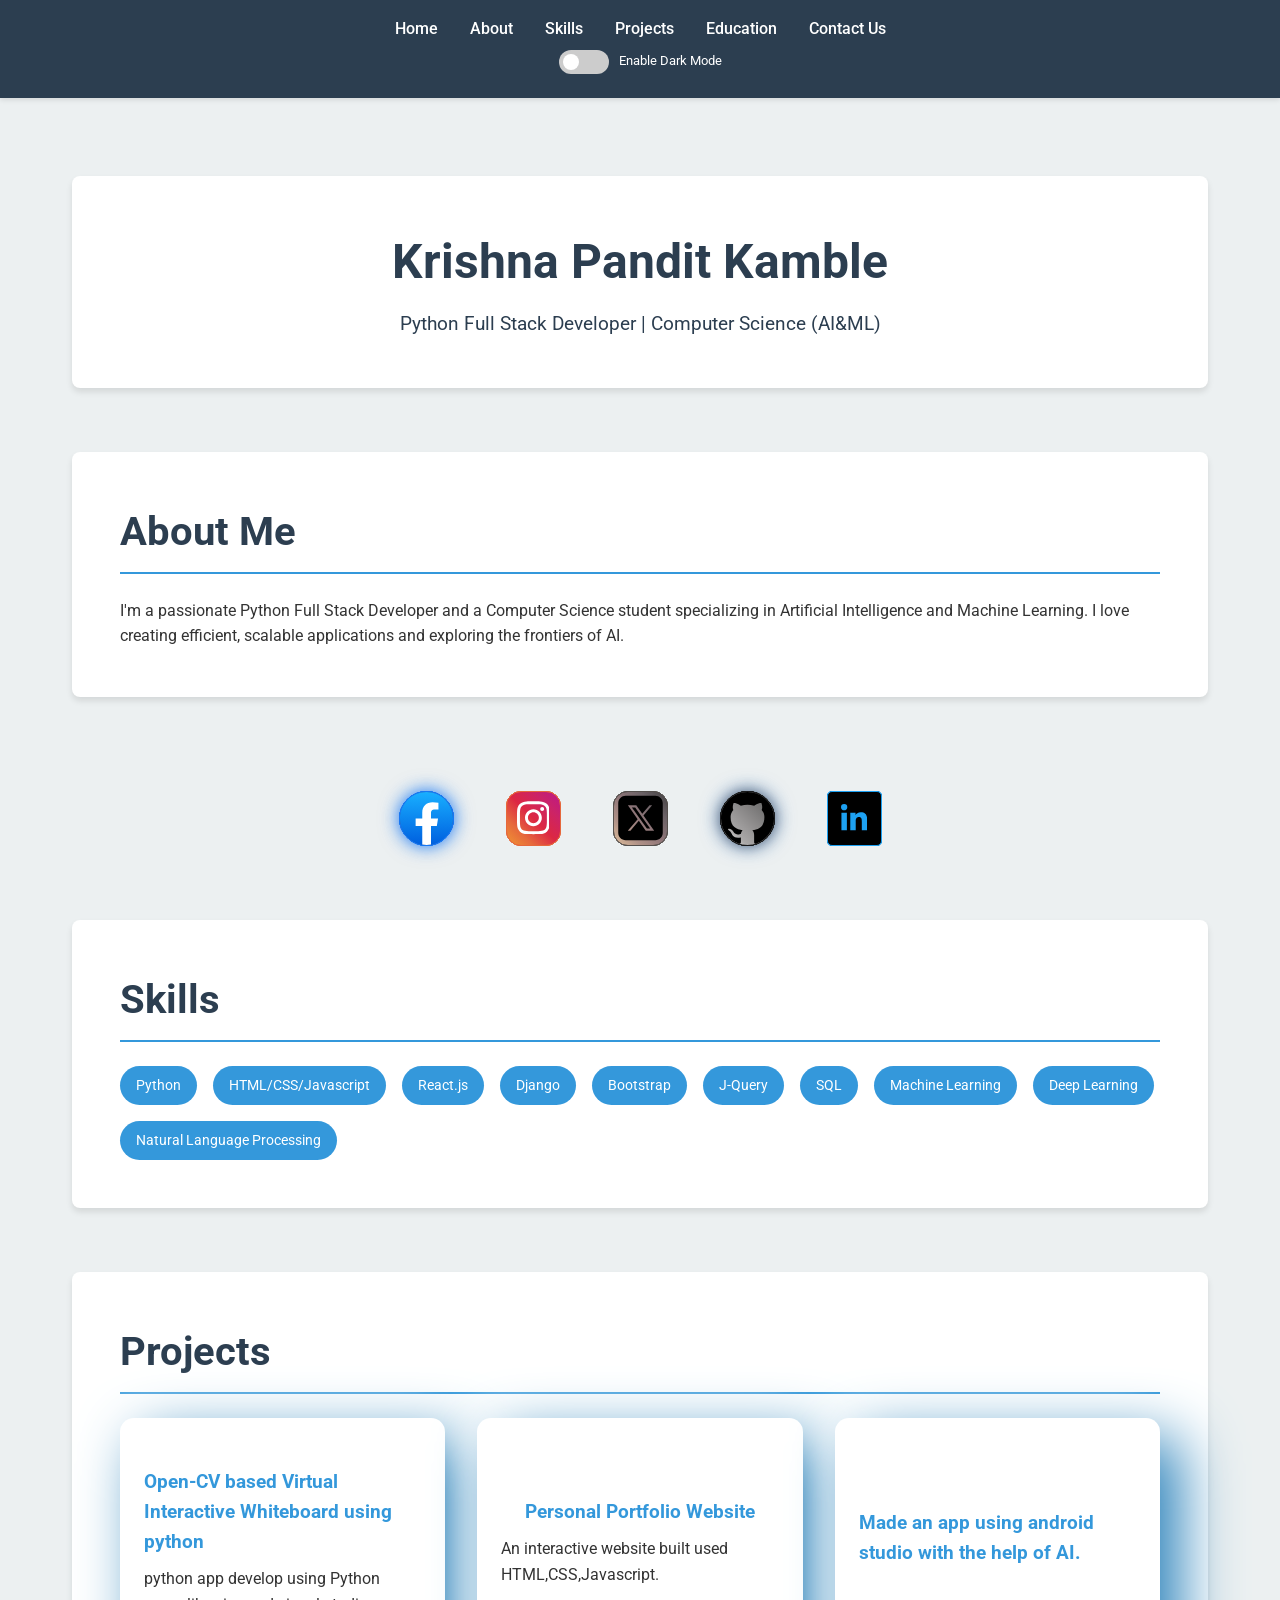
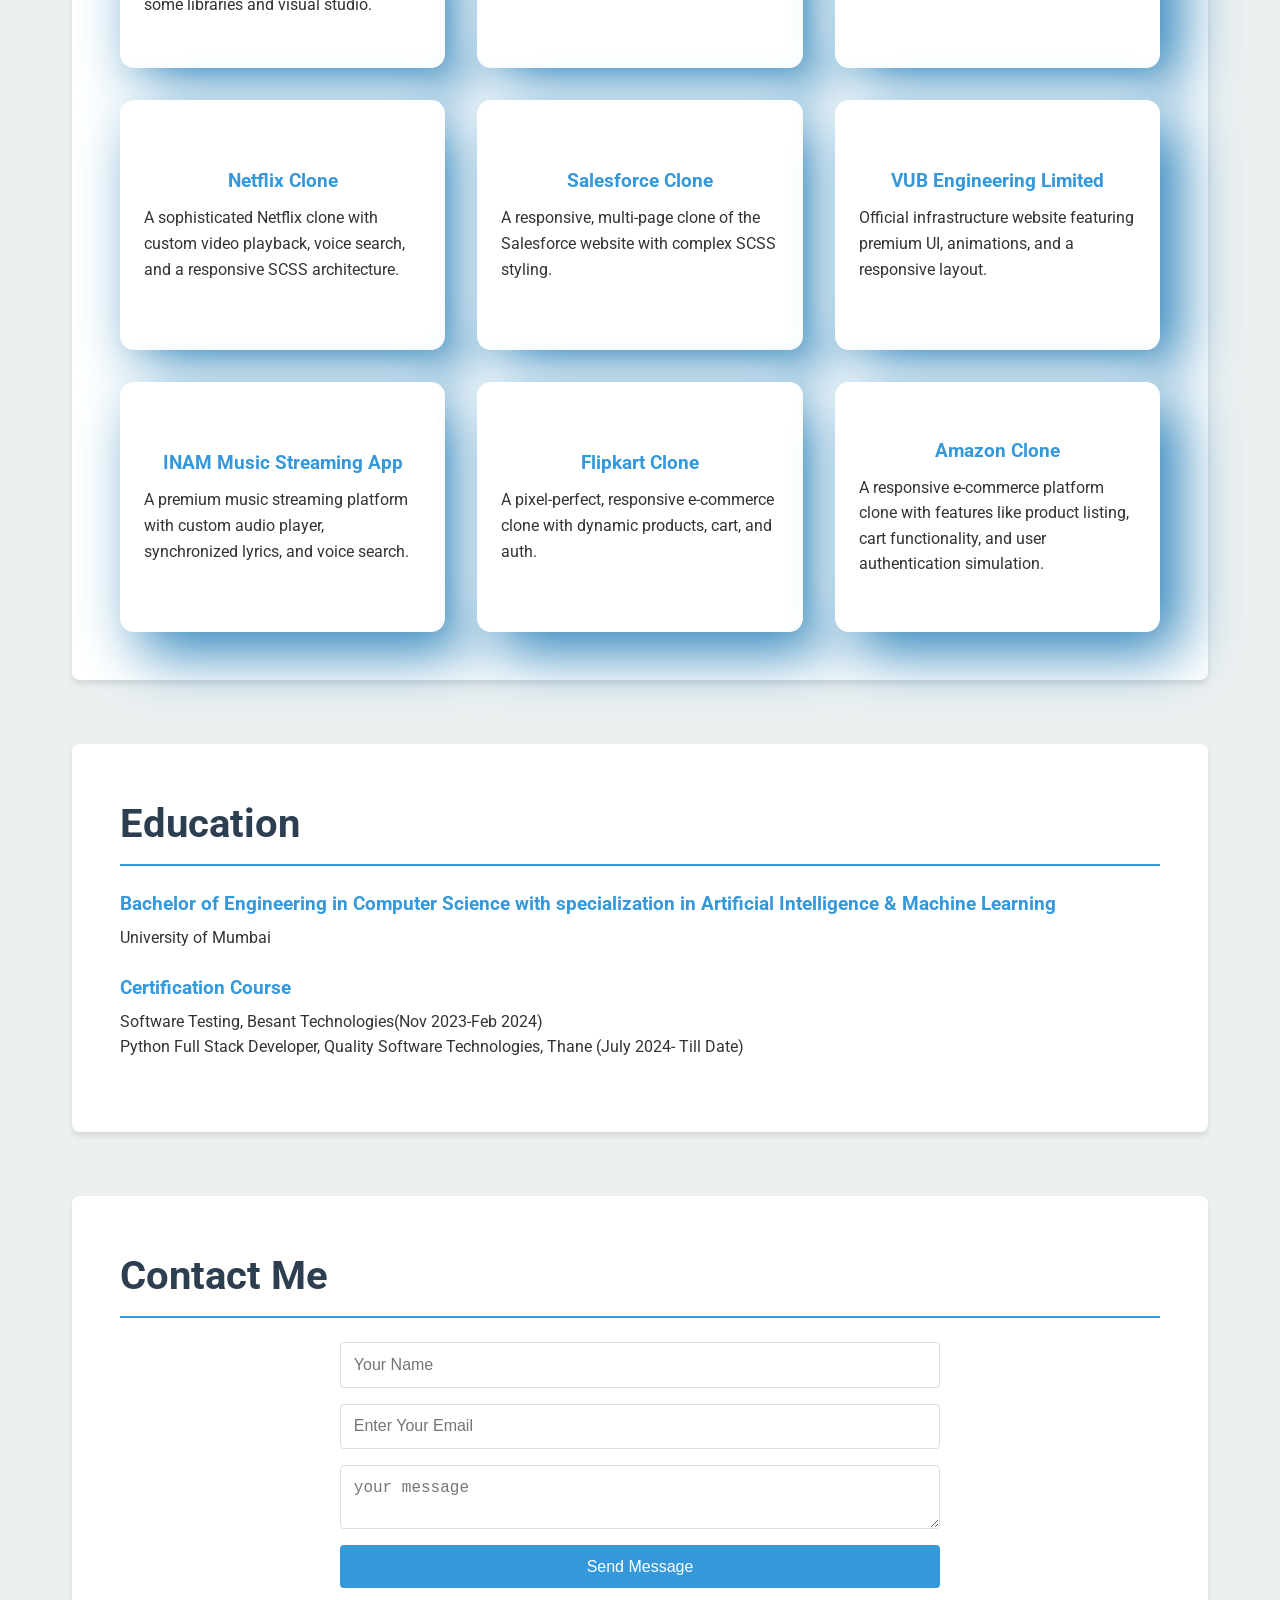
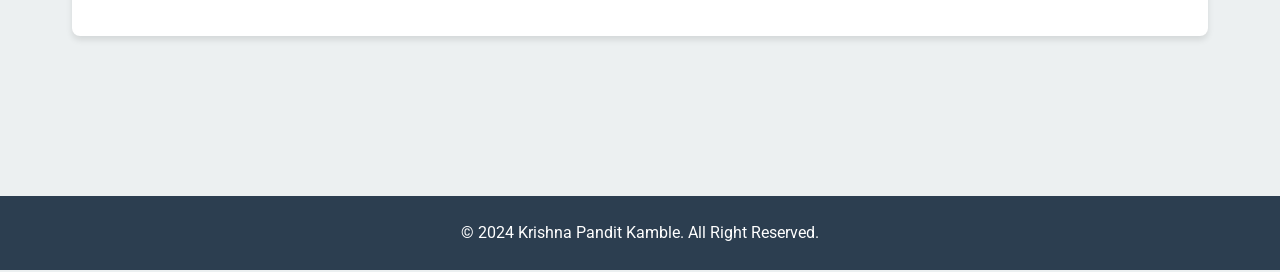
<file: index.html>
<!DOCTYPE html>
<html lang="en">

<head>
    <meta charset="UTF-8">
    <meta name="viewport" content="width=device-width, initial-scale=1.0">
    <title>Krishna Pandit Kamble - Python Full Stack Developer & AIML student</title>
    <link rel="stylesheet" href="script.css">
    <link rel="stylesheet" href="https://fonts.googleapis.com/css2?family=Roboto:wght@400;500;700&display=swap">
    <script src="style.js"></script>


</head>

<body>
    <header>
        <nav>
            <ul>
                <li><a href="#home">Home</a></li>
                <li><a href="#about">About</a></li>
                <li><a href="#skills">Skills</a></li>
                <li><a href="#projects">Projects</a></li>
                <li><a href="#education">Education</a></li>
                <li><a href="#contact">Contact Us</a></li>

            </ul>
        </nav>
        <div class="theme-switch-wrapper">
            <label class="theme-switch" for="checkbox">
                <input type="checkbox" id="checkbox" />
                <div class="slider round"></div>
            </label>
            <em>Enable Dark Mode</em>
        </div>
    </header>
    <main>
        <section id="home">
            <h1>Krishna Pandit Kamble</h1>
            <p>Python Full Stack Developer | Computer Science (AI&ML)</p>
        </section>
        <section id="about">
            <h2>About Me</h2>
            <p>I'm a passionate Python Full Stack Developer and a Computer Science student specializing in Artificial
                Intelligence and Machine Learning. I love creating efficient, scalable applications and exploring the
                frontiers of AI.</p>
        </section>
        <!-- --------------------------------------------------------------------->
        <!-- https://freecodez.com -->
        <!--Don't forget to replace your social media account link with "#"-->
        <ul class="Social-media" id="pop-up">

            <li id="Facebook"><!--FACEBOOK-->
                <div id="facebook-tooltip-container">
                    <div id="facebook-tooltip">
                        <div id="facebook-profile">
                            <div id="facebook-user">
                                <div id="facebook-img">Fb</div>
                                <div id="facebook-details">
                                    <div id="facebook-name">User</div>
                                    <div id="facebook-username">@Krishna P. Kamble</div>
                                </div>
                            </div>
                        </div>
                    </div>
                    <div class="text">
                        <a id="facebook-icon" href="https://www.facebook.com/krishna.kamble.16718?mibextid=ZbWKwL"
                            target="_blank">
                            <div id="facebook-layer">
                                <span></span>
                                <span></span>
                                <span></span>
                                <span></span>
                                <span id="facebookSVG">
                                    <svg viewBox="0 0 40 40" xml:space="preserve" xmlns="http://www.w3.org/2000/svg">
                                        <linearGradient gradientUnits="userSpaceOnUse"
                                            gradientTransform="matrix(40 0 0 -39.7778 11115.001 16212.334)"
                                            y2="407.5726" y1="406.6018" x2="-277.375" x1="-277.375" id="a">
                                            <stop stop-color="#0062e0" offset="0"></stop>
                                            <stop stop-color="#19afff" offset="1"></stop>
                                        </linearGradient>
                                        <path
                                            d="M16.7 39.8C7.2 38.1 0 29.9 0 20 0 9 9 0 20 0s20 9 20 20c0 9.9-7.2 18.1-16.7 19.8l-1.1-.9h-4.4l-1.1.9z"
                                            fill="url(#a)"></path>
                                        <path
                                            d="m27.8 25.6.9-5.6h-5.3v-3.9c0-1.6.6-2.8 3-2.8H29V8.2c-1.4-.2-3-.4-4.4-.4-4.6 0-7.8 2.8-7.8 7.8V20h-5v5.6h5v14.1c1.1.2 2.2.3 3.3.3 1.1 0 2.2-.1 3.3-.3V25.6h4.4z"
                                            fill="#fff"></path>
                                    </svg>
                                </span>
                            </div>
                            <div class="text">Facebook</div>
                        </a>
                    </div>
                </div>
            </li>

            <li id="Instagram"><!--INSTAGRAM-->
                <div id="instagram-tooltip-container">
                    <div id="instagram-tooltip">
                        <div id="instagram-profile">
                            <div id="instagram-user">
                                <div id="instagram-img">Ui</div>
                                <div id="instagram-details">
                                    <div id="instagram-name">User</div>
                                    <div id="instagram-username">@the_devil_8_9_9_1</div>
                                </div>
                            </div>
                        </div>
                    </div>
                    <div class="text">
                        <a id="instagram-icon"
                            href="https://www.instagram.com/the_devil_8_9_9_1/profilecard/?igsh=Ymg3bG5xNDlia2g1"
                            target="_blank">
                            <div id="instagram-layer">
                                <span></span>
                                <span></span>
                                <span></span>
                                <span></span>
                                <span id="instagramSVG">
                                    <svg fill="white" id="svgIcon" viewBox="0 0 448 512" height="1.5em"
                                        xmlns="http://www.w3.org/2000/svg">
                                        <path
                                            d="M224.1 141c-63.6 0-114.9 51.3-114.9 114.9s51.3 114.9 114.9 114.9S339 319.5 339 255.9 287.7 141 224.1 141zm0 189.6c-41.1 0-74.7-33.5-74.7-74.7s33.5-74.7 74.7-74.7 74.7 33.5 74.7 74.7-33.6 74.7-74.7 74.7zm146.4-194.3c0 14.9-12 26.8-26.8 26.8-14.9 0-26.8-12-26.8-26.8s12-26.8 26.8-26.8 26.8 12 26.8 26.8zm76.1 27.2c-1.7-35.9-9.9-67.7-36.2-93.9-26.2-26.2-58-34.4-93.9-36.2-37-2.1-147.9-2.1-184.9 0-35.8 1.7-67.6 9.9-93.9 36.1s-34.4 58-36.2 93.9c-2.1 37-2.1 147.9 0 184.9 1.7 35.9 9.9 67.7 36.2 93.9s58 34.4 93.9 36.2c37 2.1 147.9 2.1 184.9 0 35.9-1.7 67.7-9.9 93.9-36.2 26.2-26.2 34.4-58 36.2-93.9 2.1-37 2.1-147.8 0-184.8zM398.8 388c-7.8 19.6-22.9 34.7-42.6 42.6-29.5 11.7-99.5 9-132.1 9s-102.7 2.6-132.1-9c-19.6-7.8-34.7-22.9-42.6-42.6-11.7-29.5-9-99.5-9-132.1s-2.6-102.7 9-132.1c7.8-19.6 22.9-34.7 42.6-42.6 29.5-11.7 99.5-9 132.1-9s102.7-2.6 132.1 9c19.6 7.8 34.7 22.9 42.6 42.6 11.7 29.5 9 99.5 9 132.1s2.7 102.7-9 132.1z">
                                        </path>
                                    </svg>
                                </span>
                            </div>
                            <div class="text">Instagram</div>
                        </a>
                    </div>
                </div>
            </li>

            <li id="Twitter-X"><!-- TWITTER X -->
                <div id="twitter-x-tooltip-container">
                    <div id="twitter-x-tooltip">
                        <div id="twitter-x-profile">
                            <div id="twitter-x-user">
                                <div id="twitter-x-img">ID</div>
                                <div id="twitter-x-details">
                                    <div id="twitter-x-name">User</div>
                                    <div id="twitter-x-username">@Krishna13052116</div>
                                </div>
                            </div>
                        </div>
                    </div>
                    <div class="x-text">
                        <a id="twitter-x-icon" href="https://x.com/Krishna13052116?t=lbyj1EkXPHjKwj1PdTxAiQ&s=09"
                            target="_blank">
                            <div id="twitter-x-layer">
                                <span></span>
                                <span></span>
                                <span></span>
                                <span></span>
                                <span id="twitter-xSVG">
                                    <svg xmlns="http://www.w3.org/2000/svg" x="0px" y="0px" width="100" height="100"
                                        viewBox="0 0 50 50">
                                        <path
                                            d="M 11 4 C 7.134 4 4 7.134 4 11 L 4 39 C 4 42.866 7.134 46 11 46 L 39 46 C 42.866 46 46 42.866 46 39 L 46 11 C 46 7.134 42.866 4 39 4 L 11 4 z M 13.085938 13 L 21.023438 13 L 26.660156 21.009766 L 33.5 13 L 36 13 L 27.789062 22.613281 L 37.914062 37 L 29.978516 37 L 23.4375 27.707031 L 15.5 37 L 13 37 L 22.308594 26.103516 L 13.085938 13 z M 16.914062 15 L 31.021484 35 L 34.085938 35 L 19.978516 15 L 16.914062 15 z">
                                        </path>
                                    </svg>
                                </span>
                            </div>
                            <div class="text">Twitter X</div>
                        </a>
                    </div>
                </div>
            </li>

            <li id="GitHub"><!-- GITHUB -->
                <div id="github-tooltip-container">
                    <div id="github-tooltip">
                        <div id="github-profile">
                            <div id="github-user">
                                <div id="github-img">GH</div>
                                <div id="github-details">
                                    <div id="github-name">User</div>
                                    <div id="github-username">@username</div>
                                </div>
                            </div>

                        </div>
                    </div>
                    <div class="text">
                        <a id="github-icon" href="#" target="_blank">
                            <div id="github-layer">
                                <span></span>
                                <span></span>
                                <span></span>
                                <span></span>
                                <span id="githubSVG">
                                    <svg xmlns="http://www.w3.org/2000/svg" width="auto" height="auto"
                                        viewBox="0 0 24 24">
                                        <path
                                            d="M12 0c-6.626 0-12 5.373-12 12 0 5.302 3.438 9.8 8.207 11.387.599.111.793-.261.793-.577v-2.234c-3.338.726-4.033-1.416-4.033-1.416-.546-1.387-1.333-1.756-1.333-1.756-1.089-.745.083-.729.083-.729 1.205.084 1.839 1.237 1.839 1.237 1.07 1.834 2.807 1.304 3.492.997.107-.775.418-1.305.762-1.604-2.665-.305-5.467-1.334-5.467-5.931 0-1.311.469-2.381 1.236-3.221-.124-.303-.535-1.524.117-3.176 0 0 1.008-.322 3.301 1.23.957-.266 1.983-.399 3.003-.404 1.02.005 2.047.138 3.006.404 2.291-1.552 3.297-1.23 3.297-1.23.653 1.653.242 2.874.118 3.176.77.84 1.235 1.911 1.235 3.221 0 4.609-2.807 5.624-5.479 5.921.43.372.823 1.102.823 2.222v3.293c0 .319.192.694.801.576 4.765-1.589 8.199-6.086 8.199-11.386 0-6.627-5.373-12-12-12z" />
                                    </svg>
                                </span>
                            </div>
                            <div class="text">GitHub</div>
                        </a>
                    </div>
                </div>
            </li>

            <li id="linkedIN"><!--LINKEDIN-->
                <div id="linkedin-tooltip-container">
                    <div id="linkedin-tooltip">
                        <div id="linkedin-profile">
                            <div id="linkedin-user">
                                <div id="linkedin-img">Ui</div>
                                <div id="linkedin-details">
                                    <div id="linkedin-name">User</div>
                                    <div id="linkedin-username">@username</div>
                                </div>
                            </div>
                        </div>
                    </div>
                    <div class="text">
                        <a id="linkedin-icon" href="#" target="_blank">
                            <div id="linkedin-layer">
                                <span></span>
                                <span></span>
                                <span></span>
                                <span></span>
                                <span id="linkedinSVG">
                                    <svg viewBox="0 0 448 512" height="1em">
                                        <path
                                            d="M100.28 448H7.4V148.9h92.88zM53.79 108.1C24.09 108.1 0 83.5 0 53.8a53.79 53.79 0 0 1 107.58 0c0 29.7-24.1 54.3-53.79 54.3zM447.9 448h-92.68V302.4c0-34.7-.7-79.2-48.29-79.2-48.29 0-55.69 37.7-55.69 76.7V448h-92.78V148.9h89.08v40.8h1.3c12.4-23.5 42.69-48.3 87.88-48.3 94 0 111.28 61.9 111.28 142.3V448z">
                                        </path>
                                    </svg>
                                </span>
                            </div>
                            <div class="text">LinkedIn</div>
                        </a>
                    </div>
                </div>
            </li>
        </ul>
        <section id="skills">
            <h2>Skills</h2>
            <ul>
                <li>Python</li>
                <li>HTML/CSS/Javascript</li>
                <li>React.js</li>
                <li>Django</li>
                <li>Bootstrap</li>
                <li>J-Query</li>
                <li>SQL</li>
                <li>Machine Learning</li>
                <li>Deep Learning</li>
                <li>Natural Language Processing</li>
            </ul>
        </section>
        <section id="projects">
            <h2>Projects</h2>
            <div class="project-grid">
                <div class="project-card" data-project="project1">
                    <h3>Open-CV based Virtual Interactive Whiteboard using python</h3>
                    <p>python app develop using Python some libraries and visual studio.</p>
                </div>
                <div class="project-card" data-project="project2">
                    <h3>Personal Portfolio Website</h3>
                    <p>An interactive website built used HTML,CSS,Javascript.</p>
                </div>
                <div class="project-card" data-project="project3">
                    <h3>Made an app using android studio with the help of AI.</h3>
                </div>
                <div class="project-card" data-project="project4">
                    <h3>Netflix Clone</h3>
                    <p>A sophisticated Netflix clone with custom video playback, voice search, and a responsive SCSS
                        architecture.</p>
                </div>
                <div class="project-card" data-project="project5">
                    <h3>Salesforce Clone</h3>
                    <p>A responsive, multi-page clone of the Salesforce website with complex SCSS styling.</p>
                </div>
                <div class="project-card" data-project="project6">
                    <h3>VUB Engineering Limited</h3>
                    <p>Official infrastructure website featuring premium UI, animations, and a responsive layout.</p>
                </div>
                <div class="project-card" data-project="project7">
                    <h3>INAM Music Streaming App</h3>
                    <p>A premium music streaming platform with custom audio player, synchronized lyrics, and voice
                        search.</p>
                </div>
                <div class="project-card" data-project="project8">
                    <h3>Flipkart Clone</h3>
                    <p>A pixel-perfect, responsive e-commerce clone with dynamic products, cart, and auth.</p>
                </div>
                <div class="project-card" data-project="project9">
                    <h3>Amazon Clone</h3>
                    <p>A responsive e-commerce platform clone with features like product listing, cart functionality,
                        and user authentication simulation.</p>
                </div>
            </div>
        </section>
        <section id="education">
            <h2>Education</h2>
            <ul>
                <li>
                    <h3>Bachelor of Engineering in Computer Science with specialization in Artificial Intelligence &
                        Machine Learning</h3>
                    <p>University of Mumbai</p>
                </li>
                <li>
                    <h3>Certification Course</h3>
                    <p> Software Testing, Besant Technologies(Nov 2023-Feb 2024)</p>
                    <p>Python Full Stack Developer, Quality Software Technologies, Thane (July 2024- Till Date)</p>
                </li>
            </ul>

        </section>
        <section id="contact">
            <h2>Contact Me</h2>
            <form id="contact-form">
                <input type="text" name="name" placeholder="Your Name" required>
                <input type="text" name="email" placeholder="Enter Your Email" required>
                <textarea name="message" placeholder="your message" required></textarea>
                <button type="submit">Send Message</button>
            </form>
        </section>
    </main>
    <footer>
        <p>&copy; 2024 Krishna Pandit Kamble. All Right Reserved.</p>
    </footer>
    <div id="project-modal" class="modal">
        <div class="modal-content">
            <span class="close">&times;</span>
            <h2 id="modal-title"></h2>
            <p id="modal-description"></p>
            <ul id="modal-technologies"></ul>
        </div>
    </div>
</body>

</html>
</file>
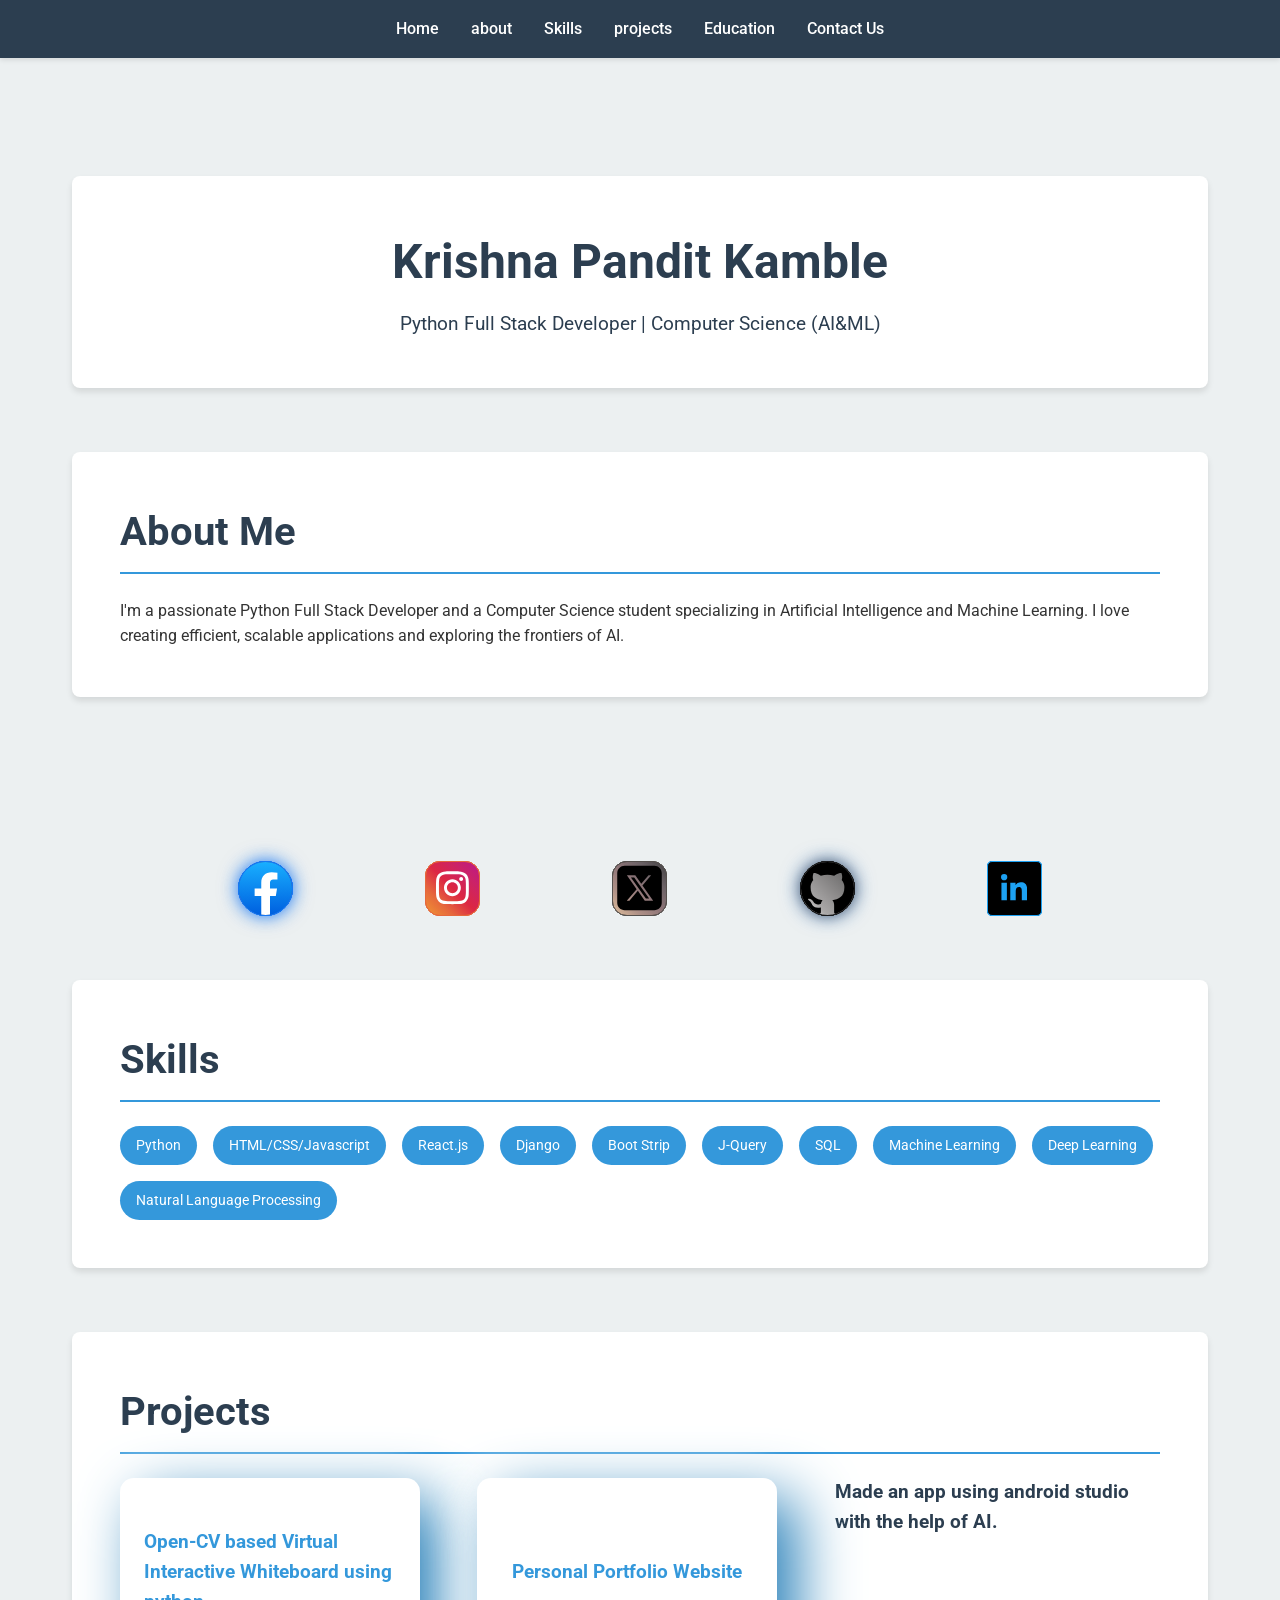
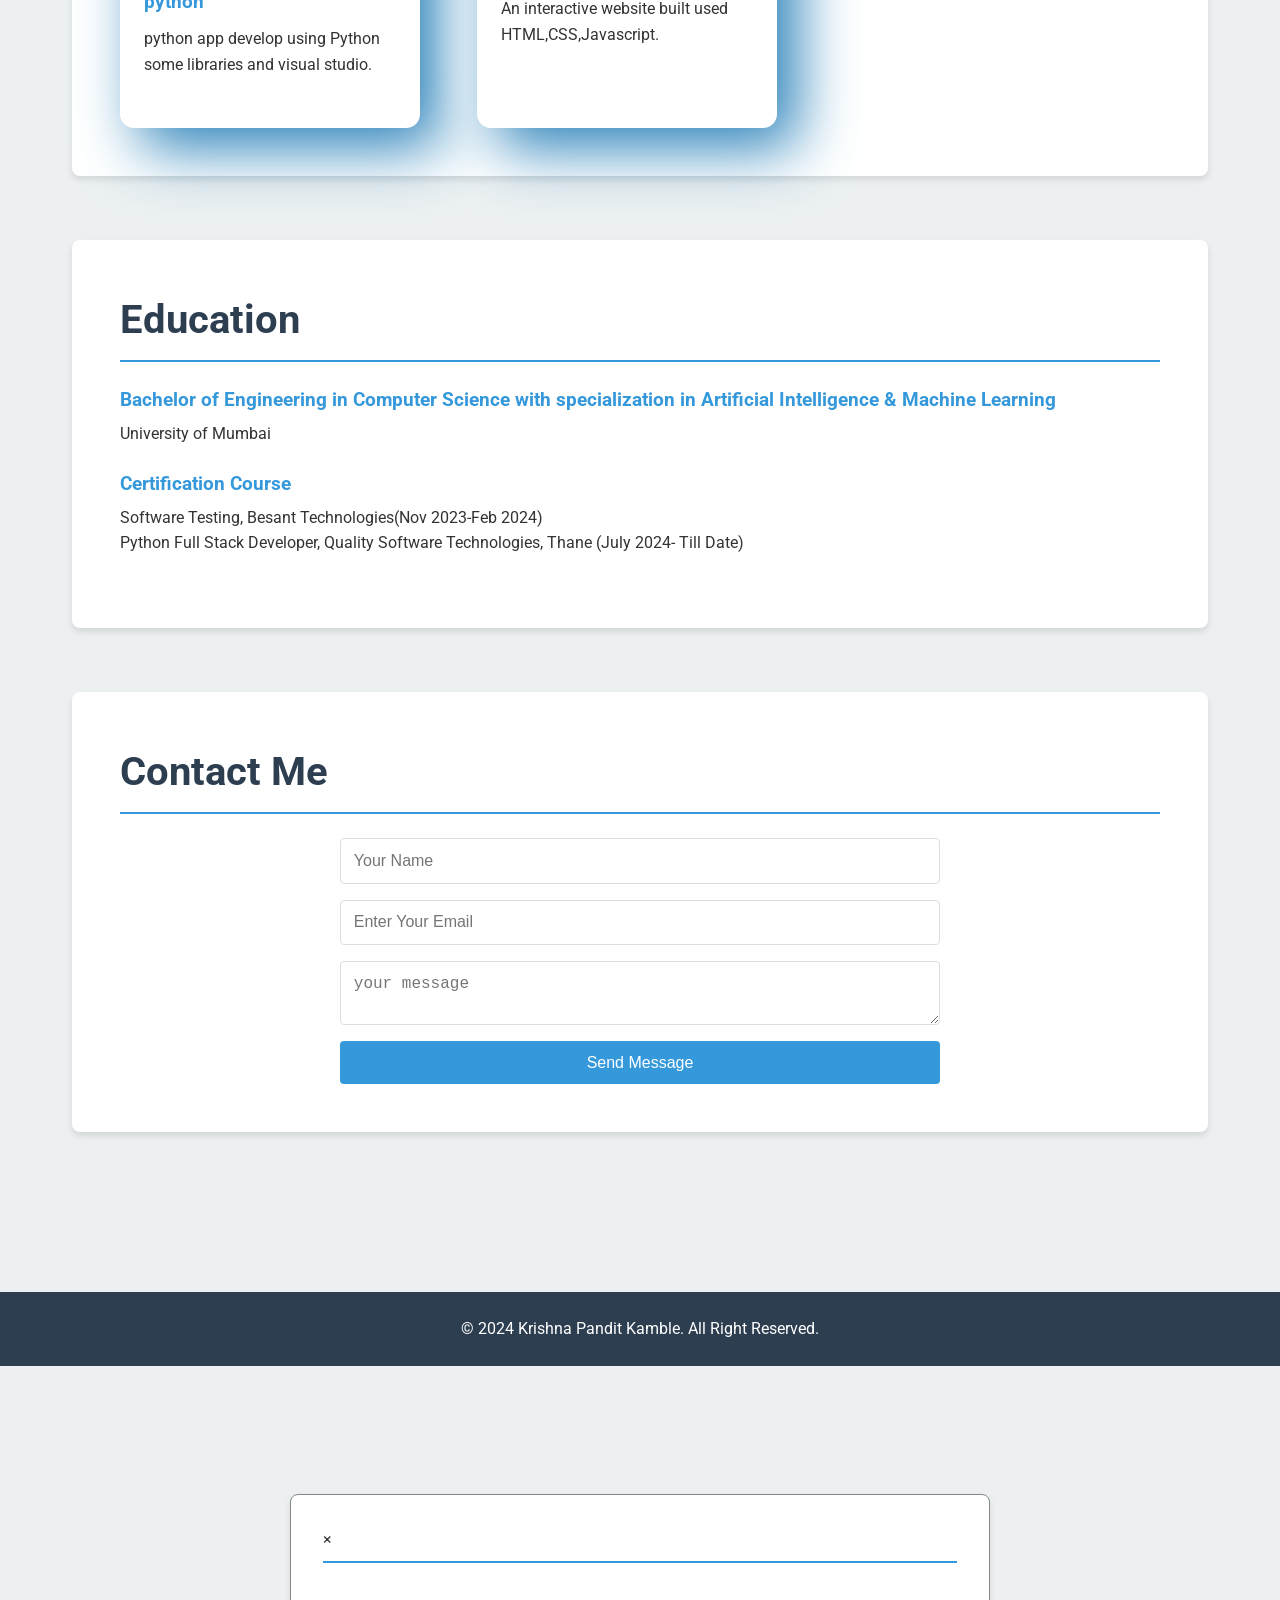
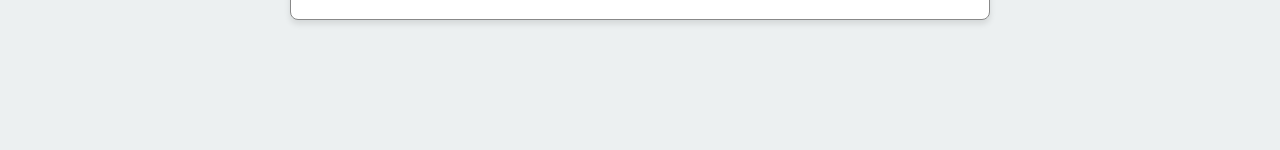
<file: portfolio/index.html>
<!DOCTYPE html>
<html lang="en">
<head>
    <meta charset="UTF-8">
    <meta name="viewport" content="width=device-width, initial-scale=1.0">
    <title>Redirecting</title>
    <title>Krishna Pandit Kamble - Python Full Stack Developer & AIML student</title>
    <link rel="stylesheet" href="script.css">
    <link rel="stylesheet" href="https://fonts.googleapis.com/css2?family=Roboto:wght@400;500;700&display=swap">
    <script src="style.js"></script>


</head>
<body>
    <header>
        <nav>
            <ul>
                <li><a href="home">Home</a></li>
                <li><a href="about">about</a></li>
                <li><a href="skills">Skills</a></li>
                <li><a href="projects">projects</a></li>
                <li><a href="education">Education</a></li>
                <li><a href="contact ">Contact Us</a></li>

            </ul>
        </nav>
    </header>
    <main>
        <section id="home">
            <h1>Krishna Pandit Kamble</h1>
            <p>Python Full Stack Developer | Computer Science (AI&ML)</p>
        </section>
        <section id="about">
            <h2>About Me</h2>
            <p>I'm a passionate Python Full Stack Developer and a Computer Science student specializing in Artificial Intelligence and Machine Learning. I love creating efficient, scalable applications and exploring the frontiers of AI.</p>
        </section>
        <!-- --------------------------------------------------------------------->
         <!-- https://freecodez.com -->
<!--Don't forget to replace your social media account link with "#"-->
<ul class="Social-media" id="pop-up">

    <li id="Facebook"><!--FACEBOOK-->
        <div id="facebook-tooltip-container">
            <div id="facebook-tooltip">
                <div id="facebook-profile">
                    <div id="facebook-user">
                        <div id="facebook-img">Fb</div>
                            <div id="facebook-details">
                                <div id="facebook-name">User</div>
                                <div id="facebook-username">@Krishna P. Kamble</div>
                            </div>
                        </div>
                </div>
            </div>
            <div class="text">
                <a id="facebook-icon" href="https://www.facebook.com/krishna.kamble.16718?mibextid=ZbWKwL" target="_blank">
                    <div id="facebook-layer">
                        <span></span>
                        <span></span>
                        <span></span>
                        <span></span>
                        <span id="facebookSVG">
                            <svg viewBox="0 0 40 40" xml:space="preserve" xmlns="http://www.w3.org/2000/svg">
                                <linearGradient gradientUnits="userSpaceOnUse" gradientTransform="matrix(40 0 0 -39.7778 11115.001 16212.334)" y2="407.5726" y1="406.6018" x2="-277.375" x1="-277.375" id="a">
                                    <stop stop-color="#0062e0" offset="0"></stop>
                                    <stop stop-color="#19afff" offset="1"></stop>
                                </linearGradient>
                                <path d="M16.7 39.8C7.2 38.1 0 29.9 0 20 0 9 9 0 20 0s20 9 20 20c0 9.9-7.2 18.1-16.7 19.8l-1.1-.9h-4.4l-1.1.9z" fill="url(#a)"></path>
                                <path d="m27.8 25.6.9-5.6h-5.3v-3.9c0-1.6.6-2.8 3-2.8H29V8.2c-1.4-.2-3-.4-4.4-.4-4.6 0-7.8 2.8-7.8 7.8V20h-5v5.6h5v14.1c1.1.2 2.2.3 3.3.3 1.1 0 2.2-.1 3.3-.3V25.6h4.4z" fill="#fff"></path>
                            </svg>
                        </span>
                    </div>
                    <div class="text">Facebook</div>
                </a>
            </div>
        </div>
    </li>

    <li id="Instagram"><!--INSTAGRAM-->
        <div id="instagram-tooltip-container">
            <div id="instagram-tooltip">
                <div id="instagram-profile">
                    <div id="instagram-user">
                        <div id="instagram-img">Ui</div>
                        <div id="instagram-details">
                            <div id="instagram-name">User</div>
                            <div id="instagram-username">@the_devil_8_9_9_1</div>
                        </div>
                    </div>
                </div>
            </div>
            <div class="text">
                <a id="instagram-icon" href="https://www.instagram.com/the_devil_8_9_9_1/profilecard/?igsh=Ymg3bG5xNDlia2g1" target="_blank">
                    <div id="instagram-layer">
                        <span></span>
                        <span></span>
                        <span></span>
                        <span></span>
                        <span id="instagramSVG">
                            <svg fill="white" id="svgIcon" viewBox="0 0 448 512" height="1.5em" xmlns="http://www.w3.org/2000/svg">
                                <path d="M224.1 141c-63.6 0-114.9 51.3-114.9 114.9s51.3 114.9 114.9 114.9S339 319.5 339 255.9 287.7 141 224.1 141zm0 189.6c-41.1 0-74.7-33.5-74.7-74.7s33.5-74.7 74.7-74.7 74.7 33.5 74.7 74.7-33.6 74.7-74.7 74.7zm146.4-194.3c0 14.9-12 26.8-26.8 26.8-14.9 0-26.8-12-26.8-26.8s12-26.8 26.8-26.8 26.8 12 26.8 26.8zm76.1 27.2c-1.7-35.9-9.9-67.7-36.2-93.9-26.2-26.2-58-34.4-93.9-36.2-37-2.1-147.9-2.1-184.9 0-35.8 1.7-67.6 9.9-93.9 36.1s-34.4 58-36.2 93.9c-2.1 37-2.1 147.9 0 184.9 1.7 35.9 9.9 67.7 36.2 93.9s58 34.4 93.9 36.2c37 2.1 147.9 2.1 184.9 0 35.9-1.7 67.7-9.9 93.9-36.2 26.2-26.2 34.4-58 36.2-93.9 2.1-37 2.1-147.8 0-184.8zM398.8 388c-7.8 19.6-22.9 34.7-42.6 42.6-29.5 11.7-99.5 9-132.1 9s-102.7 2.6-132.1-9c-19.6-7.8-34.7-22.9-42.6-42.6-11.7-29.5-9-99.5-9-132.1s-2.6-102.7 9-132.1c7.8-19.6 22.9-34.7 42.6-42.6 29.5-11.7 99.5-9 132.1-9s102.7-2.6 132.1 9c19.6 7.8 34.7 22.9 42.6 42.6 11.7 29.5 9 99.5 9 132.1s2.7 102.7-9 132.1z"></path>
                            </svg>
                        </span>
                    </div>
                    <div class="text">Instagram</div>
                </a>
            </div>
        </div>
    </li>

    <li id="Twitter-X"><!-- TWITTER X -->
        <div id="twitter-x-tooltip-container">
            <div id="twitter-x-tooltip">
                <div id="twitter-x-profile">
                    <div id="twitter-x-user">
                        <div id="twitter-x-img">ID</div>
                        <div id="twitter-x-details">
                            <div id="twitter-x-name">User</div>
                            <div id="twitter-x-username">@Krishna13052116</div>
                        </div>
                    </div>
                </div>
            </div>
            <div class="x-text">
                <a id="twitter-x-icon" href="https://x.com/Krishna13052116?t=lbyj1EkXPHjKwj1PdTxAiQ&s=09" target="_blank">
                    <div id="twitter-x-layer">
                        <span></span>
                        <span></span>
                        <span></span>
                        <span></span>
                        <span id="twitter-xSVG">
                            <svg xmlns="http://www.w3.org/2000/svg" x="0px" y="0px" width="100" height="100" viewBox="0 0 50 50">
                                <path d="M 11 4 C 7.134 4 4 7.134 4 11 L 4 39 C 4 42.866 7.134 46 11 46 L 39 46 C 42.866 46 46 42.866 46 39 L 46 11 C 46 7.134 42.866 4 39 4 L 11 4 z M 13.085938 13 L 21.023438 13 L 26.660156 21.009766 L 33.5 13 L 36 13 L 27.789062 22.613281 L 37.914062 37 L 29.978516 37 L 23.4375 27.707031 L 15.5 37 L 13 37 L 22.308594 26.103516 L 13.085938 13 z M 16.914062 15 L 31.021484 35 L 34.085938 35 L 19.978516 15 L 16.914062 15 z"></path>
                            </svg>
                        </span>
                    </div>
                    <div class="text">Twitter X</div>
                </a>
            </div>
        </div>
    </li>
    
    <li id="GitHub"><!-- GITHUB -->
        <div id="github-tooltip-container">
            <div id="github-tooltip">
                <div id="github-profile">
                    <div id="github-user">
                        <div id="github-img">GH</div>
                            <div id="github-details">
                                <div id="github-name">User</div>
                                <div id="github-username">@username</div>
                            </div>
                        </div>
                    
                </div>
            </div>
            <div class="text">
                <a id="github-icon" href="#" target="_blank">
                    <div id="github-layer">
                        <span></span>
                        <span></span>
                        <span></span>
                        <span></span>
                        <span id="githubSVG">
                            <svg xmlns="http://www.w3.org/2000/svg" width="auto" height="auto" viewBox="0 0 24 24">
                                <path d="M12 0c-6.626 0-12 5.373-12 12 0 5.302 3.438 9.8 8.207 11.387.599.111.793-.261.793-.577v-2.234c-3.338.726-4.033-1.416-4.033-1.416-.546-1.387-1.333-1.756-1.333-1.756-1.089-.745.083-.729.083-.729 1.205.084 1.839 1.237 1.839 1.237 1.07 1.834 2.807 1.304 3.492.997.107-.775.418-1.305.762-1.604-2.665-.305-5.467-1.334-5.467-5.931 0-1.311.469-2.381 1.236-3.221-.124-.303-.535-1.524.117-3.176 0 0 1.008-.322 3.301 1.23.957-.266 1.983-.399 3.003-.404 1.02.005 2.047.138 3.006.404 2.291-1.552 3.297-1.23 3.297-1.23.653 1.653.242 2.874.118 3.176.77.84 1.235 1.911 1.235 3.221 0 4.609-2.807 5.624-5.479 5.921.43.372.823 1.102.823 2.222v3.293c0 .319.192.694.801.576 4.765-1.589 8.199-6.086 8.199-11.386 0-6.627-5.373-12-12-12z"/>
                            </svg>
                        </span>
                    </div>
                    <div class="text">GitHub</div>
                </a>
            </div>
        </div>
    </li>

    <li id="linkedIN"><!--LINKEDIN-->
        <div id="linkedin-tooltip-container">
            <div id="linkedin-tooltip">
              <div id="linkedin-profile">
                <div id="linkedin-user">
                  <div id="linkedin-img">Ui</div>
                  <div id="linkedin-details">
                    <div id="linkedin-name">User</div>
                    <div id="linkedin-username">@username</div>
                  </div>
                </div>
              </div>
            </div>
            <div class="text">
              <a id="linkedin-icon" href="#" target="_blank">
                <div id="linkedin-layer">
                  <span></span>
                  <span></span>
                  <span></span>
                  <span></span>
                  <span id="linkedinSVG">
                    <svg viewBox="0 0 448 512" height="1em">
                      <path d="M100.28 448H7.4V148.9h92.88zM53.79 108.1C24.09 108.1 0 83.5 0 53.8a53.79 53.79 0 0 1 107.58 0c0 29.7-24.1 54.3-53.79 54.3zM447.9 448h-92.68V302.4c0-34.7-.7-79.2-48.29-79.2-48.29 0-55.69 37.7-55.69 76.7V448h-92.78V148.9h89.08v40.8h1.3c12.4-23.5 42.69-48.3 87.88-48.3 94 0 111.28 61.9 111.28 142.3V448z"></path>
                    </svg>
                  </span>
                </div>
                <div class="text">LinkedIn</div>
              </a>
            </div>
          </div>              
    </li>
</ul>
        <section id="skills">
            <h2>Skills</h2>
                <ul>
                    <li>Python</li>
                    <li>HTML/CSS/Javascript</li>
                    <li>React.js</li>
                    <li>Django</li>
                    <li>Boot Strip</li>
                    <li>J-Query</li>
                    <li>SQL</li>
                    <li>Machine Learning</li>
                    <li>Deep Learning</li>
                    <li>Natural Language Processing</li>
                </ul>
        </section>
        <section id="projects">
            <h2>Projects</h2>
            <div class="project-grid">
                <div class="project-card" data-project="Project1">
                <h3>Open-CV based Virtual Interactive Whiteboard using python</h3>
                <p>python app develop using Python some libraries and visual studio.</p>
                </div>
                <div class="project-card" data-project="project2">
                    <h3>Personal Portfolio Website</h3>
                    <p>An interactive website built used HTML,CSS,Javascript.</p>
                </div>
                <div class=" project card" data-project="Project3">
                    <h3>Made an app using android studio with the help of AI.</h3>
                </div>
        </div>
        </section>
        <section id="education">
            <h2>Education</h2>
            <ul>
                <li>
                    <h3>Bachelor of Engineering in Computer Science with specialization in Artificial Intelligence & Machine Learning</h3>
                    <p>University of Mumbai</p>
                </li>
                <li>
                    <h3>Certification Course</h3>
                    <p> Software Testing, Besant Technologies(Nov 2023-Feb 2024)</p>
                    <p>Python Full Stack Developer, Quality Software Technologies, Thane (July 2024- Till Date)</p>
                </li>
            </ul>

        </section>
        <section id="contact">
            <h2>Contact Me</h2>
            <form id="contact-form">
                <input type="text" name="name" placeholder="Your Name" required>
                <input type="text" name="email" placeholder="Enter Your Email" Required>
                <textarea name="message" placeholder="your message" required></textarea>
                <button type="submit">Send Message</button>
            </form>
        </section>
    </main>
    <footer>
        <p>&copy; 2024 Krishna Pandit Kamble. All Right Reserved.</p>
    </footer>
    <div id="project-modal" class="Modal">
        <div class="modal-content">
            <span class="Close&">&times;</span>
            <h2 id="modal-title"></h2>
            <p id="modal-description"></p>
            <ul id="modal-technologies"></ul>
        </div>
    </div>
</body>
</html>
</file>
<file: script.css>
:root {
  --primary-color: #3498db;
  --secondary-color: #2c3e50;
  --accent-color: #e74c3c;
  --text-color: #333;
  --background-color: #ecf0f1;
  --card-background: #ffffff;
  --heading-color: #2c3e50;
}

body.dark-theme {
  --primary-color: #3498db;
  --secondary-color: #1a1a1a;
  --accent-color: #e74c3c;
  --text-color: #f4f4f4;
  --background-color: #121212;
  --card-background: #1e1e1e;
  --heading-color: #f4f4f4;
}

* {
  margin: 0;
  padding: 0;
  box-sizing: border-box;
}

body {
  font-family: 'Roboto', Arial, sans-serif;
  line-height: 1.6;
  color: var(--text-color);
  background-color: var(--background-color);
}

header {
  background-color: var(--secondary-color);
  color: white;
  padding: 1rem 0;
  position: fixed;
  width: 100%;
  top: 0;
  z-index: 9999;
  box-shadow: 0 2px 5px rgba(0, 0, 0, 0.1);
}

nav ul {
  display: flex;
  justify-content: center;
  list-style-type: none;
}

nav ul li {
  margin: 0 1rem;
}

nav ul li a {
  color: white;
  text-decoration: none;
  font-weight: 500;
  transition: color 0.3s ease;
}

nav ul li a:hover {
  color: var(--accent-color);
}

main {
  max-width: 1200px;
  margin: 80px auto 0;
  padding: 2rem;
}

section {
  margin: 4rem 0;
  padding: 3rem;
  background-color: var(--card-background);
  border-radius: 8px;
  box-shadow: 0 4px 6px rgba(0, 0, 0, 0.1);
  transition: transform 0.3s ease;
}

section:hover {
  transform: translateY(-5px);
}

h1,
h2,
h3 {
  margin-bottom: 1rem;
  color: var(--heading-color);
}

h1 {
  font-size: 3rem;
  text-align: center;
  margin-bottom: 0.5rem;
}

h2 {
  font-size: 2.5rem;
  border-bottom: 2px solid var(--primary-color);
  padding-bottom: 0.5rem;
  margin-bottom: 1.5rem;
}

#home p {
  text-align: center;
  font-size: 1.2rem;
  color: var(--heading-color);
}

.project-grid {
  display: grid;
  grid-template-columns: repeat(auto-fit, minmax(300px, 1fr));
  gap: 2rem;
}

.project-card {
  background-color: var(--card-background);
  padding: 1.5rem;
  border-radius: 8px;
  box-shadow: 0 4px 6px rgba(0, 0, 0, 0.1);
  cursor: pointer;
  transition: transform 0.3s ease, box-shadow 0.3s ease;
}

.project-card:hover {
  transform: translateY(-5px);
  box-shadow: 0 6px 12px rgba(0, 0, 0, 0.15);
}

.project-card h3 {
  color: var(--primary-color);
  margin-bottom: 0.5rem;
}

form {
  display: flex;
  flex-direction: column;
  max-width: 600px;
  margin: 0 auto;
}

input,
textarea {
  margin-bottom: 1rem;
  padding: 0.8rem;
  border: 1px solid #ddd;
  border-radius: 4px;
  font-size: 1rem;
}

button {
  background-color: var(--primary-color);
  color: white;
  padding: 0.8rem 1.5rem;
  border: none;
  border-radius: 4px;
  cursor: pointer;
  font-size: 1rem;
  transition: background-color 0.3s ease;
}

button:hover {
  background-color: #2980b9;
}

footer {
  text-align: center;
  padding: 1.5rem;
  background-color: var(--secondary-color);
  color: white;
  margin-top: 4rem;
}

/* Theme Switch */
.theme-switch-wrapper {
  display: flex;
  align-items: center;
  justify-content: center;
  padding: 0.5rem 0;
}

.theme-switch {
  display: inline-block;
  height: 24px;
  position: relative;
  width: 50px;
  margin-right: 10px;
}

.theme-switch input {
  display: none;
}

.slider {
  background-color: #ccc;
  bottom: 0;
  cursor: pointer;
  left: 0;
  position: absolute;
  right: 0;
  top: 0;
  transition: .4s;
}

.slider:before {
  background-color: #fff;
  bottom: 4px;
  content: "";
  height: 16px;
  left: 4px;
  position: absolute;
  transition: .4s;
  width: 16px;
}

input:checked+.slider {
  background-color: var(--primary-color);
}

input:checked+.slider:before {
  transform: translateX(26px);
}

.slider.round {
  border-radius: 34px;
}

.slider.round:before {
  border-radius: 50%;
}

.theme-switch-wrapper em {
  font-size: 0.8rem;
  font-style: normal;
}


.modal {
  display: none;
  position: fixed;
  z-index: 1001;
  left: 0;
  top: 0;
  width: 100%;
  height: 100%;
  overflow: auto;
  background-color: rgba(0, 0, 0, 0.6);
  backdrop-filter: blur(5px);
}

.modal-content {
  background-color: var(--card-background);
  margin: 10% auto;
  padding: 2rem;
  border: 1px solid #888;
  width: 80%;
  max-width: 700px;
  border-radius: 8px;
  box-shadow: 0 4px 6px rgba(0, 0, 0, 0.1);
}

.close {
  color: #aaa;
  float: right;
  font-size: 28px;
  font-weight: bold;
  cursor: pointer;
  transition: color 0.3s ease;
}

.close:hover,
.close:focus {
  color: var(--accent-color);
}

#skills ul {
  display: flex;
  flex-wrap: wrap;
  gap: 1rem;
  list-style-type: none;
}

#skills li {
  background-color: var(--primary-color);
  color: white;
  padding: 0.5rem 1rem;
  border-radius: 20px;
  font-size: 0.9rem;
}

#education ul {
  list-style-type: none;
}

#education li {
  margin-bottom: 1.5rem;
}

#education h3 {
  color: var(--primary-color);
  margin-bottom: 0.3rem;
}

@media (max-width: 768px) {
  nav ul {
    flex-direction: column;
    align-items: center;
    padding: 0;
  }

  nav ul li {
    margin: 0.5rem 0;
  }

  h1 {
    font-size: 2rem;
  }

  h2 {
    font-size: 1.8rem;
  }

  main {
    padding: 1rem;
    margin-top: 60px;
  }

  section {
    padding: 1.5rem;
    margin: 2rem 0;
  }

  .project-grid {
    grid-template-columns: repeat(auto-fit, minmax(250px, 1fr));
    gap: 1.5rem;
  }

  .project-card {
    width: 100%;
    margin: 0 auto;
  }

  .Social-media#pop-up {
    margin: 2rem 0;
    flex-wrap: wrap;
    gap: 1rem;
    padding: 0;
  }

  .Social-media#pop-up li#Facebook,
  .Social-media#pop-up li#Instagram,
  .Social-media#pop-up li#Twitter-X,
  .Social-media#pop-up li#GitHub,
  .Social-media#pop-up li#linkedIN {
    padding-top: 20px;
    margin: 10px;
  }
}

@keyframes fadeIn {
  from {
    opacity: 0;
  }

  to {
    opacity: 1;
  }
}

section {
  animation: fadeIn 1s ease-out;
}

/* ------------------------------------------------------------------------ */

/* From Uiverse.io by dylanharriscameron */
.project-card {
  position: relative;
  width: 100%;
  max-width: 350px;
  min-height: 250px;
  border-radius: 14px;
  z-index: 1;
  overflow: hidden;
  display: flex;
  flex-direction: column;
  align-items: center;
  justify-content: center;
  box-shadow: 20px 20px 60px #2980b9, -10px -10px 40px #ffffff;
  ;
}

.bg {
  position: absolute;
  top: 5px;
  left: 5px;
  width: 190px;
  height: 240px;
  z-index: 2;
  background: rgba(255, 255, 255, .95);
  backdrop-filter: blur(24px);
  border-radius: 10px;
  overflow: hidden;
  outline: 2px solid white;
}

.blob {
  position: absolute;
  z-index: 1;
  top: 50%;
  left: 50%;
  width: 150px;
  height: 150px;
  border-radius: 50%;
  background-color: #ff0000;
  opacity: 1;
  filter: blur(12px);
  animation: blob-bounce 5s infinite ease;
}

@keyframes blob-bounce {
  0% {
    transform: translate(-100%, -100%) translate3d(0, 0, 0);
  }

  25% {
    transform: translate(-100%, -100%) translate3d(100%, 0, 0);
  }

  50% {
    transform: translate(-100%, -100%) translate3d(100%, 100%, 0);
  }

  75% {
    transform: translate(-100%, -100%) translate3d(0, 100%, 0);
  }

  100% {
    transform: translate(-100%, -100%) translate3d(0, 0, 0);
  }
}



/* From Uiverse.io by lenfear23 */
.Documents-btn {
  text-decoration: none;
  display: flex;
  align-items: center;
  justify-content: center;
  outline: none;
  cursor: pointer;
  width: 150px;
  height: 50px;
  background-image: linear-gradient(to top, #D8D9DB 0%, #fff 80%, #FDFDFD 100%);
  border-radius: 30px;
  border: 1px solid #8F9092;
  transition: all 0.2s ease;
  font-family: "Source Sans Pro", sans-serif;
  font-size: 14px;
  font-weight: 600;
  color: #606060;
  text-shadow: 0 1px #fff;
}

.Documents-btn:hover {
  box-shadow: 0 4px 3px 1px #FCFCFC, 0 6px 8px #D6D7D9, 0 -4px 4px #CECFD1, 0 -6px 4px #FEFEFE, inset 0 0 3px 3px #CECFD1;
}

.Documents-btn:active {
  box-shadow: 0 4px 3px 1px #FCFCFC, 0 6px 8px #D6D7D9, 0 -4px 4px #CECFD1, 0 -6px 4px #FEFEFE, inset 0 0 5px 3px #999, inset 0 0 30px #aaa;
}

.Documents-btn:focus {
  box-shadow: 0 4px 3px 1px #FCFCFC, 0 6px 8px #D6D7D9, 0 -4px 4px #CECFD1, 0 -6px 4px #FEFEFE, inset 0 0 5px 3px #999, inset 0 0 30px #aaa;
}


/* --------------------------------------------------------------------- */


/* https://freecodez.com */
*.Social-media#pop-up {
  display: flex;
  text-align: center;
}

.Social-media#pop-up {
  padding: 0;
  display: flex;
  justify-content: center;
  flex-wrap: wrap;
  gap: 2rem;
  list-style: none;
  margin: 2rem auto;
  max-width: 100%;
}

.Social-media#pop-up li {
  margin: 10px;
  padding-top: 20px;
}



/*FACEBOOK*/

#facebook-tooltip-container {
  position: relative;
  cursor: pointer;
  transition: all 0.2s;
  font-size: 17px;
  border-radius: 10px;
}

#facebook-tooltip {
  position: absolute;
  top: 0;
  left: 50%;
  transform: translateX(-50%);
  padding: 10px;
  opacity: 0;
  pointer-events: none;
  transition: all 0.3s;
  border-radius: 15px;
  box-shadow: inset 5px 5px 5px rgba(0, 0, 0, 0.2),
    inset -5px -5px 15px rgba(255, 255, 255, 0.1),
    5px 5px 15px rgba(0, 0, 0, 0.3), -5px -5px 15px rgba(255, 255, 255, 0.1);
}

#facebook-profile {
  background: #3b5998;
  border-radius: 10px 15px;
  padding: 10px;
  border: 1px solid #29487d;
}

#facebook-tooltip-container:hover #facebook-tooltip {
  top: -150px;
  opacity: 1;
  visibility: visible;
  pointer-events: auto;
}

#facebook-icon {
  text-decoration: none;
  color: #fff;
  display: block;
  position: relative;
}

#facebook-icon #facebook-layer {
  width: 55px;
  height: 55px;
  border: 3px solid #1877f2;
  border-radius: 50%;
  transition: transform 0.3s, border 0.3s ease, box-shadow 0.3s ease;
  box-shadow: 0 0 15px rgba(24, 119, 242, 0.7), 0 0 20px rgba(24, 119, 242, 0.5);
}

#facebook-icon:hover #facebook-layer {
  transform: rotate(-35deg) skew(20deg);
  box-shadow: 0 0 30px rgba(24, 119, 242, 1), 0 0 40px rgba(24, 119, 242, 0.7);
}

#facebook-layer span {
  position: absolute;
  top: 0;
  left: 0;
  height: 100%;
  width: 100%;
  border: 1px solid #fff;
  border-radius: 50%;
  transition: all 0.3s;
}

#facebook-layer span,
.text {
  color: #1877f2;
  border-color: #1877f2;
}

#facebook-icon:hover #facebook-layer span {
  box-shadow: -1px 1px 3px #1877f2;
}

#facebook-icon .text {
  position: absolute;
  left: 50%;
  bottom: -5px;
  opacity: 0;
  font-weight: 500;
  transform: translateX(-50%);
  transition: bottom 0.3s ease, opacity 0.3s ease;
}

#facebook-icon:hover .text {
  bottom: -35px;
  opacity: 1;
}

#facebook-icon:hover #facebook-layer span:nth-child(1) {
  opacity: 0.2;
}

#facebook-icon:hover #facebook-layer span:nth-child(2) {
  opacity: 0.4;
  transform: translate(5px, -5px);
}

#facebook-icon:hover #facebook-layer span:nth-child(3) {
  opacity: 0.6;
  transform: translate(10px, -10px);
}

#facebook-icon:hover #facebook-layer span:nth-child(4) {
  opacity: 0.8;
  transform: translate(15px, -15px);
}

#facebook-icon:hover #facebook-layer span:nth-child(5) {
  opacity: 1;
  transform: translate(20px, -20px);
}

#facebookSVG {
  font-size: 25px;
  display: flex;
  align-items: center;
  justify-content: center;
  background: #1877f2;
  border-radius: 50%;
  background: linear-gradient(45deg,
      #1877f2 0%,
      #3b5998 25%,
      #1877f2 50%,
      #3b5998 75%,
      #1877f2 100%);
}

#facebook-user {
  display: flex;
  gap: 10px;
}

#facebook-img {
  width: 50px;
  height: 50px;
  font-size: 25px;
  font-weight: 700;
  border: 1px solid #1877f2;
  border-radius: 10px;
  display: flex;
  align-items: center;
  justify-content: center;
  background: #fff;
}

#facebook-name {
  font-size: 17px;
  font-weight: 700;
  color: #000000;
}

#facebook-details {
  display: flex;
  flex-direction: column;
  gap: 0;
  color: #fff;
}



/* INSTAGRAM */

#instagram-tooltip-container {
  position: relative;
  cursor: pointer;
  transition: all 0.2s;
  font-size: 17px;
  border-radius: 10px;
}

#instagram-tooltip {
  position: absolute;
  top: 0;
  left: 50%;
  transform: translateX(-50%);
  padding: 10px;
  opacity: 0;
  pointer-events: none;
  transition: all 0.3s;
  border-radius: 15px;
  box-shadow: inset 5px 5px 5px rgba(0, 0, 0, 0.2),
    inset -5px -5px 15px rgba(255, 255, 255, 0.1),
    5px 5px 15px rgba(0, 0, 0, 0.3), -5px -5px 15px rgba(255, 255, 255, 0.1);
}

#instagram-profile {
  background: #dc1741;
  border-radius: 10px 15px;
  padding: 10px;
  border: 1px solid #110f0f;
}

#instagram-tooltip-container:hover #instagram-tooltip {
  top: -150px;
  opacity: 1;
  visibility: visible;
  pointer-events: auto;
}

#instagram-icon {
  text-decoration: none;
  color: #fff;
  display: block;
  position: relative;
}

#instagram-layer {
  width: 55px;
  height: 55px;
  transition: transform 0.3s;
}

#instagram-icon:hover #instagram-layer {
  transform: rotate(-35deg) skew(20deg);
}

#instagram-layer span {
  position: absolute;
  top: 0;
  left: 0;
  height: 100%;
  width: 100%;
  border: 1px solid #fff;
  border-radius: 15px;
  transition: all 0.3s;
}

#instagram-layer span,
.text {
  color: #e6683c;
  border-color: #e6683c;
}

#instagram-icon:hover#instagram-layer span {
  box-shadow: -1px 1px 3px #e6683c;
}

#instagram-icon .text {
  position: absolute;
  left: 50%;
  bottom: -5px;
  opacity: 0;
  font-weight: 500;
  transform: translateX(-50%);
  transition: bottom 0.3s ease, opacity 0.3s ease;
}

#instagram-icon:hover .text {
  bottom: -35px;
  opacity: 1;
}

#instagram-icon:hover #instagram-layer span:nth-child(1) {
  opacity: 0.2;
}

#instagram-icon:hover #instagram-layer span:nth-child(2) {
  opacity: 0.4;
  transform: translate(5px, -5px);
}

#instagram-icon:hover #instagram-layer span:nth-child(3) {
  opacity: 0.6;
  transform: translate(10px, -10px);
}

#instagram-icon:hover #instagram-layer span:nth-child(4) {
  opacity: 0.8;
  transform: translate(15px, -15px);
}

#instagram-icon:hover #instagram-layer span:nth-child(5) {
  opacity: 1;
  transform: translate(20px, -20px);
}

#instagramSVG {
  font-size: 25px;
  display: flex;
  align-items: center;
  justify-content: center;
  background: -webkit-linear-gradient(45deg,
      #f09433 0%,
      #e6683c 25%,
      #dc2743 50%,
      #cc2366 75%,
      #bc1888 100%);
  background: linear-gradient(45deg,
      #f09433 0%,
      #e6683c 25%,
      #dc2743 50%,
      #cc2366 75%,
      #bc1888 100%);
  filter: progid:DXImageTransform.Microsoft.gradient(startColorstr='#f09433', endColorstr='#bc1888', GradientType=1);
}

#instagram-user {
  display: flex;
  gap: 10px;
}

#instagram-img {
  width: 50px;
  height: 50px;
  font-size: 25px;
  font-weight: 700;
  border: 1px solid #e6683c;
  border-radius: 10px;
  display: flex;
  align-items: center;
  justify-content: center;
  background: #fff;
}

#instagram-name {
  font-size: 17px;
  font-weight: 700;
  color: #f5f5f5;
}

#instagram-details {
  display: flex;
  flex-direction: column;
  gap: 0;
  color: #fff;
}

#instagram-about {
  color: #ccc;
  padding-top: 5px;
}

.twiter {
  text-align: center;
}


/* TWITTWER */

#twitter-x-tooltip-container {
  position: relative;
  cursor: pointer;
  transition: all 0.2s;
  font-size: 17px;
  border-radius: 10px;
}

#twitter-x-tooltip {
  position: absolute;
  top: 0;
  left: 50%;
  transform: translateX(-50%);
  padding: 10px;
  opacity: 0;
  pointer-events: none;
  transition: all 0.3s;
  border-radius: 15px;
  box-shadow: inset 5px 5px 5px rgba(0, 0, 0, 0.2),
    inset -5px -5px 15px rgba(255, 255, 255, 0.1),
    5px 5px 15px rgba(0, 0, 0, 0.3), -5px -5px 15px rgba(255, 255, 255, 0.1);
}

#twitter-x-profile {
  background: #8b02fbae;
  border-radius: 10px 15px;
  padding: 10px;
  border: 1px solid #9d00ff;
}

#twitter-x-tooltip-container:hover #twitter-x-tooltip {
  top: -150px;
  opacity: 1;
  visibility: visible;
  pointer-events: auto;
}

#twitter-x-icon {
  text-decoration: none;
  color: #fff;
  display: block;
  position: relative;
}

#twitter-x-layer {
  width: 55px;
  height: 55px;
  transition: transform 0.3s;
}

#twitter-x-icon:hover #twitter-x-layer {
  transform: rotate(-35deg) skew(20deg);
}

#twitter-x-layer span {
  position: absolute;
  top: 0;
  left: 0;
  height: 100%;
  width: 100%;
  border: 1px solid #fff;
  border-radius: 15px;
  transition: all 0.3s;
}

#twitter-x-layer span,
.text {
  color: #ab9f9b;
  border-color: #55504d;
}

#twitter-x-icon:hover#twitter-x-layer span {
  box-shadow: -1px 1px 3px #5b5350;
}

#twitter-x-icon .text {
  position: absolute;
  left: 50%;
  bottom: -5px;
  opacity: 0;
  font-weight: 500;
  transform: translateX(-50%);
  transition: bottom 0.3s ease, opacity 0.3s ease;
}

#twitter-x-icon:hover .text {
  bottom: -35px;
  opacity: 1;
}

#twitter-x-icon:hover #twitter-x-layer span:nth-child(1) {
  opacity: 0.2;
}

#twitter-x-icon:hover #twitter-x-layer span:nth-child(2) {
  opacity: 0.4;
  transform: translate(5px, -5px);
}

#twitter-x-icon:hover #twitter-x-layer span:nth-child(3) {
  opacity: 0.6;
  transform: translate(10px, -10px);
}

#twitter-x-icon:hover #twitter-x-layer span:nth-child(4) {
  opacity: 0.8;
  transform: translate(15px, -15px);
}

#twitter-x-icon:hover #twitter-x-layer span:nth-child(5) {
  opacity: 1;
  transform: translate(20px, -20px);
}

#twitter-xSVG {
  font-size: 25px;
  display: flex;
  align-items: center;
  justify-content: center;
  background: -webkit-linear-gradient(45deg,
      #f5d7b8 0%,
      #d6ad9e 25%,
      #b97a83 50%,
      #845769 75%,
      #3f2d3a 100%);
  background: linear-gradient(45deg,
      #dfbe9b 0%,
      #af9187 25%,
      #8e7578 50%,
      #6b6266 75%,
      #424042 100%);
  filter: progid:DXImageTransform.Microsoft.gradient(startColorstr='#f09433', endColorstr='#bc1888', GradientType=1);
}

#twitter-x-user {
  display: flex;
  gap: 10px;
}

#twitter-x-img {
  width: 50px;
  height: 50px;
  font-size: 25px;
  font-weight: 700;
  border: 1px solid #000000;
  border-radius: 10px;
  display: flex;
  align-items: center;
  justify-content: center;
  background: #fff;
}

#twitter-x-name {
  font-size: 17px;
  font-weight: 700;
  color: #dad2cf;
}

#twitter-x-details {
  display: flex;
  flex-direction: column;
  gap: 0;
  color: #fff;
}

#twitter-x-about {
  color: #ccc;
  padding-top: 5px;
}

#twiter {
  text-align: center;
}


/* GITHUB */

#github-tooltip-container {
  position: relative;
  cursor: pointer;
  transition: all 0.2s;
  font-size: 17px;
  border-radius: 10px;
}

#github-tooltip {
  position: absolute;
  top: 0;
  left: 50%;
  transform: translateX(-50%);
  padding: 10px;
  opacity: 0;
  pointer-events: none;
  transition: all 0.3s;
  border-radius: 15px;
  box-shadow: inset 5px 5px 5px rgba(0, 0, 0, 0.2),
    inset -5px -5px 15px rgba(83, 75, 75, 0.1),
    5px 5px 15px rgba(19, 18, 18, 0.86), -5px -5px 15px rgba(255, 255, 255, 0.1);
}

#github-profile {
  background: #393a3b;
  border-radius: 10px 15px;
  padding: 10px;
  border: 1px solid #000000;
}

#github-tooltip-container:hover #github-tooltip {
  top: -150px;
  opacity: 1;
  visibility: visible;
  pointer-events: auto;
}

#github-icon {
  text-decoration: none;
  color: #050404;
  display: block;
  position: relative;
}

#github-icon #github-layer {
  width: 55px;
  height: 55px;
  border: 3px solid #111314;
  border-radius: 50%;
  transition: transform 0.3s, border 0.3s ease, box-shadow 0.3s ease;
  box-shadow: 0 0 15px rgba(44, 45, 47, 0.7), 0 0 20px rgba(24, 119, 242, 0.5);
}

#github-icon:hover #github-layer {
  transform: rotate(-35deg) skew(20deg);
  box-shadow: 0 0 30px rgb(20, 21, 22), 0 0 40px rgba(24, 119, 242, 0.7);
}

#github-layer span {
  position: absolute;
  top: 0;
  left: 0;
  height: 100%;
  width: 100%;
  border: 1px solid #fff;
  border-radius: 50%;
  transition: all 0.3s;
}

#github-layer span,
.text {
  color: #191a1c;
  border-color: #191a1c;
}

#github-icon:hover #github-layer span {
  box-shadow: -1px 1px 3px #2b3038;
}

#github-icon .text {
  position: absolute;
  left: 50%;
  bottom: -5px;
  opacity: 0;
  font-weight: 500;
  transform: translateX(-50%);
  transition: bottom 0.3s ease, opacity 0.3s ease;
}

#github-icon:hover .text {
  bottom: -35px;
  opacity: 1;
}

#github-icon:hover #github-layer span:nth-child(1) {
  opacity: 0.2;
}

#github-icon:hover #github-layer span:nth-child(2) {
  opacity: 0.4;
  transform: translate(5px, -5px);
}

#github-icon:hover #github-layer span:nth-child(3) {
  opacity: 0.6;
  transform: translate(10px, -10px);
}

#github-icon:hover #github-layer span:nth-child(4) {
  opacity: 0.8;
  transform: translate(15px, -15px);
}

#github-icon:hover #github-layer span:nth-child(5) {
  opacity: 1;
  transform: translate(20px, -20px);
}

#githubSVG {
  font-size: 25px;
  display: flex;
  align-items: center;
  justify-content: center;
  background: #000000;
  border-radius: 50%;
  background: linear-gradient(45deg,
      #ffffff 0%,
      #aaa8a8 25%,
      #8f8d8d 50%,
      #737272 75%,
      #4e4d4d 100%);
}

#github-user {
  display: flex;
  gap: 10px;
}

#github-img {
  width: 50px;
  height: 50px;
  font-size: 25px;
  font-weight: 700;
  border: 1px solid #ffffff;
  border-radius: 10px;
  display: flex;
  align-items: center;
  justify-content: center;
  background: #ffffff;
}

#github-name {
  font-size: 17px;
  font-weight: 700;
  color: #fafbff;
}

#github-details {
  display: flex;
  flex-direction: column;
  gap: 0;
  color: #fffefe;
}

/* LINKEDIN */

#linkedin-tooltip-container {
  position: relative;
  cursor: pointer;
  transition: all 0.2s;
  font-size: 17px;
  border-radius: 10px;
}

#linkedin-tooltip {
  position: absolute;
  top: 0;
  left: 50%;
  transform: translateX(-50%);
  padding: 10px;
  opacity: 0;
  pointer-events: none;
  transition: all 0.3s;
  border-radius: 15px;
  box-shadow: inset 5px 5px 5px rgba(0, 0, 0, 0.2),
    inset -5px -5px 15px rgba(255, 255, 255, 0.1),
    5px 5px 15px rgba(0, 0, 0, 0.3), -5px -5px 15px rgba(255, 255, 255, 0.1);
}

#linkedin-profile {
  background: #2a2b2f;
  border-radius: 10px 15px;
  padding: 10px;
  border: 1px solid rgba(11, 63, 95, 1);
}

#linkedin-tooltip-container:hover #linkedin-tooltip {
  top: -150px;
  opacity: 1;
  visibility: visible;
  pointer-events: auto;
}

#linkedin-icon {
  text-decoration: none;
  color: #fff;
  display: block;
  position: relative;
}

#linkedin-layer {
  width: 55px;
  height: 55px;
  transition: transform 0.3s;
}

#linkedin-icon:hover #linkedin-layer {
  transform: rotate(-35deg) skew(20deg);
}

#linkedin-layer span {
  position: absolute;
  top: 0;
  left: 0;
  height: 100%;
  width: 100%;
  border: 1px solid #fff;
  border-radius: 5px;
  transition: all 0.3s;
}

#linkedin-layer span,
.text {
  color: #1da1f2;
  border-color: #1da1f2;
}

#linkedin-icon:hover#linkedin-layer span {
  box-shadow: -1px 1px 3px #1da1f2;
}

#linkedin-icon .text {
  position: absolute;
  left: 50%;
  bottom: -5px;
  opacity: 0;
  font-weight: 500;
  transform: translateX(-50%);
  transition: bottom 0.3s ease, opacity 0.3s ease;
}

#linkedin-icon:hover .text {
  bottom: -35px;
  opacity: 1;
}

#linkedin-icon:hover #linkedin-layer span:nth-child(1) {
  opacity: 0.2;
}

#linkedin-icon:hover #linkedin-layer span:nth-child(2) {
  opacity: 0.4;
  transform: translate(5px, -5px);
}

#linkedin-icon:hover #linkedin-layer span:nth-child(3) {
  opacity: 0.6;
  transform: translate(10px, -10px);
}

#linkedin-icon:hover #linkedin-layer span:nth-child(4) {
  opacity: 0.8;
  transform: translate(15px, -15px);
}

#linkedin-icon:hover #linkedin-layer span:nth-child(5) {
  opacity: 1;
  transform: translate(20px, -20px);
}

#linkedin-layer span#linkedinSVG {
  font-size: 30px;
  line-height: 64px;
  text-align: center;
  fill: #1da1f2;
  background: #000;
}

#linkedin-user {
  display: flex;
  gap: 10px;
}

#linkedin-img {
  width: 50px;
  height: 50px;
  font-size: 25px;
  font-weight: 700;
  border: 1px solid #1da1f2;
  border-radius: 10px;
  display: flex;
  align-items: center;
  justify-content: center;
  background: #fff;
}

#linkedin-name {
  font-size: 17px;
  font-weight: 700;
  color: #1da1f2;
}

#linkedin-details {
  display: flex;
  flex-direction: column;
  gap: 0;
  color: #fff;
}
</file>
<file: portfolio/script.css>
:root {
    --primary-color: #3498db;
    --secondary-color: #2c3e50;
    --accent-color: #e74c3c;
    --text-color: #333;
    --background-color: #ecf0f1;
    --card-background: #ffffff;
}

* {
    margin: 0;
    padding: 0;
    box-sizing: border-box;
}

body {
    font-family: 'Roboto', Arial, sans-serif;
    line-height: 1.6;
    color: var(--text-color);
    background-color: var(--background-color);
}

header {
    background-color: var(--secondary-color);
    color: white;
    padding: 1rem 0;
    position: fixed;
    width: 100%;
    top: 0;
    z-index: 1000;
    box-shadow: 0 2px 5px rgba(0, 0, 0, 0.1);
}

nav ul {
    display: flex;
    justify-content: center;
    list-style-type: none;
}

nav ul li {
    margin: 0 1rem;
}

nav ul li a {
    color: white;
    text-decoration: none;
    font-weight: 500;
    transition: color 0.3s ease;
}

nav ul li a:hover {
    color: var(--accent-color);
}

main {
    max-width: 1200px;
    margin: 80px auto 0;
    padding: 2rem;
}

section {
    margin: 4rem 0;
    padding: 3rem;
    background-color: var(--card-background);
    border-radius: 8px;
    box-shadow: 0 4px 6px rgba(0, 0, 0, 0.1);
    transition: transform 0.3s ease;
}

section:hover {
    transform: translateY(-5px);
}

h1, h2, h3 {
    margin-bottom: 1rem;
    color: var(--secondary-color);
}

h1 {
    font-size: 3rem;
    text-align: center;
    margin-bottom: 0.5rem;
}

h2 {
    font-size: 2.5rem;
    border-bottom: 2px solid var(--primary-color);
    padding-bottom: 0.5rem;
    margin-bottom: 1.5rem;
}

#home p {
    text-align: center;
    font-size: 1.2rem;
    color: var(--secondary-color);
}

.project-grid {
    display: grid;
    grid-template-columns: repeat(auto-fit, minmax(300px, 1fr));
    gap: 2rem;
}

.project-card {
    background-color: var(--card-background);
    padding: 1.5rem;
    border-radius: 8px;
    box-shadow: 0 4px 6px rgba(0, 0, 0, 0.1);
    cursor: pointer;
    transition: transform 0.3s ease, box-shadow 0.3s ease;
}

.project-card:hover {
    transform: translateY(-5px);
    box-shadow: 0 6px 12px rgba(0, 0, 0, 0.15);
}

.project-card h3 {
    color: var(--primary-color);
    margin-bottom: 0.5rem;
}

form {
    display: flex;
    flex-direction: column;
    max-width: 600px;
    margin: 0 auto;
}

input, textarea {
    margin-bottom: 1rem;
    padding: 0.8rem;
    border: 1px solid #ddd;
    border-radius: 4px;
    font-size: 1rem;
}

button {
    background-color: var(--primary-color);
    color: white;
    padding: 0.8rem 1.5rem;
    border: none;
    border-radius: 4px;
    cursor: pointer;
    font-size: 1rem;
    transition: background-color 0.3s ease;
}

button:hover {
    background-color: #2980b9;
}

footer {
    text-align: center;
    padding: 1.5rem;
    background-color: var(--secondary-color);
    color: white;
    margin-top: 4rem;
}

.modal {
    display: none;
    position: fixed;
    z-index: 1001;
    left: 0;
    top: 0;
    width: 100%;
    height: 100%;
    overflow: auto;
    background-color: rgba(0,0,0,0.6);
    backdrop-filter: blur(5px);
}

.modal-content {
    background-color: var(--card-background);
    margin: 10% auto;
    padding: 2rem;
    border: 1px solid #888;
    width: 80%;
    max-width: 700px;
    border-radius: 8px;
    box-shadow: 0 4px 6px rgba(0, 0, 0, 0.1);
}

.close {
    color: #aaa;
    float: right;
    font-size: 28px;
    font-weight: bold;
    cursor: pointer;
    transition: color 0.3s ease;
}

.close:hover,
.close:focus {
    color: var(--accent-color);
}

#skills ul {
    display: flex;
    flex-wrap: wrap;
    gap: 1rem;
    list-style-type: none;
}

#skills li {
    background-color: var(--primary-color);
    color: white;
    padding: 0.5rem 1rem;
    border-radius: 20px;
    font-size: 0.9rem;
}

#education ul {
    list-style-type: none;
}

#education li {
    margin-bottom: 1.5rem;
}

#education h3 {
    color: var(--primary-color);
    margin-bottom: 0.3rem;
}

@media (max-width: 768px) {
    nav ul {
        flex-direction: column;
        align-items: center;
    }

    nav ul li {
        margin: 0.5rem 0;
    }

    h1 {
        font-size: 2.5rem;
    }

    h2 {
        font-size: 2rem;
    }

    section {
        padding: 2rem;
    }

    .project-grid {
        grid-template-columns: 1fr;
    }
}

@keyframes fadeIn {
    from { opacity: 0; }
    to { opacity: 1; }
}

section {
    animation: fadeIn 1s ease-out;
}

/* ------------------------------------------------------------------------ */

/* From Uiverse.io by dylanharriscameron */ 
.project-card {
    position: relative;
    width: 300px;
    height: 250px;
    border-radius: 14px;
    z-index: 1111;
    overflow: hidden;
    display: flex;
    flex-direction: column;
    align-items: center;
    justify-content: center;
    box-shadow: 20px 20px 60px  #2980b9, -10px -10px 40px #ffffff;
    ;
  }
  
  .bg {
    position: absolute;
    top: 5px;
    left: 5px;
    width: 190px;
    height: 240px;
    z-index: 2;
    background: rgba(255, 255, 255, .95);
    backdrop-filter: blur(24px);
    border-radius: 10px;
    overflow: hidden;
    outline: 2px solid white;
  }
  
  .blob {
    position: absolute;
    z-index: 1;
    top: 50%;
    left: 50%;
    width: 150px;
    height: 150px;
    border-radius: 50%;
    background-color: #ff0000;
    opacity: 1;
    filter: blur(12px);
    animation: blob-bounce 5s infinite ease;
  }
  
  @keyframes blob-bounce {
    0% {
      transform: translate(-100%, -100%) translate3d(0, 0, 0);
    }
  
    25% {
      transform: translate(-100%, -100%) translate3d(100%, 0, 0);
    }
  
    50% {
      transform: translate(-100%, -100%) translate3d(100%, 100%, 0);
    }
  
    75% {
      transform: translate(-100%, -100%) translate3d(0, 100%, 0);
    }
  
    100% {
      transform: translate(-100%, -100%) translate3d(0, 0, 0);
    }
  }



/* From Uiverse.io by lenfear23 */ 
.Documents-btn {
    text-decoration: none;
    display: flex;
    align-items: center;
    justify-content: center;
    outline: none;
    cursor: pointer;
    width: 150px;
    height: 50px;
    background-image: linear-gradient(to top, #D8D9DB 0%, #fff 80%, #FDFDFD 100%);
    border-radius: 30px;
    border: 1px solid #8F9092;
    transition: all 0.2s ease;
    font-family: "Source Sans Pro", sans-serif;
    font-size: 14px;
    font-weight: 600;
    color: #606060;
    text-shadow: 0 1px #fff;
  }
  
 .Documents-btn:hover {
    box-shadow: 0 4px 3px 1px #FCFCFC, 0 6px 8px #D6D7D9, 0 -4px 4px #CECFD1, 0 -6px 4px #FEFEFE, inset 0 0 3px 3px #CECFD1;
  }
  
  .Documents-btn:active {
    box-shadow: 0 4px 3px 1px #FCFCFC, 0 6px 8px #D6D7D9, 0 -4px 4px #CECFD1, 0 -6px 4px #FEFEFE, inset 0 0 5px 3px #999, inset 0 0 30px #aaa;
  }
  
  .Documents-btn:focus {
    box-shadow: 0 4px 3px 1px #FCFCFC, 0 6px 8px #D6D7D9, 0 -4px 4px #CECFD1, 0 -6px 4px #FEFEFE, inset 0 0 5px 3px #999, inset 0 0 30px #aaa;
  }
  
  
  /* --------------------------------------------------------------------- */


  /* https://freecodez.com */
*.Social-media#pop-up {
    display: flex; /* Make the unordered list a flex container */
    text-align: center;
  }
  
  .Social-media#pop-up {
    padding-top: 0px;
    padding-left: 0px;
    justify-content: center;
    list-style-type: disc;
    margin-top: 0%;
    margin-bottom: 20%;
    margin-block-start: 1em;
    margin-block-end: 1em;
    margin-inline-start: 0px;
    margin-inline-end: 0px;
    margin-left: 100px;
    margin-right: 100px;
    padding-inline-start: 0px;
    unicode-bidi: isolate;
  }
    
  .Social-media#pop-up li#Facebook {
    padding-top: 100px;
    list-style: none; /* Remove default bullet points */
    margin-top: auto; /* Add space between list items */
    margin-bottom: auto;
    margin-left: auto;
    margin-right: auto;
  }
  
  .Social-media#pop-up li#Instagram {
    padding-top: 100px;
    list-style: none; /* Remove default bullet points */
    margin-top: auto; /* Add space between list items */
    margin-bottom: auto;
    margin-left: auto;
    margin-right: auto;
  }
  
  .Social-media#pop-up li#Twitter-X {
    padding-top: 100px;
    list-style: none; /* Remove default bullet points */
    margin-top: auto; /* Add space between list items */
    margin-bottom: auto;
    margin-left: auto;
    margin-right: auto;
  }
  
  .Social-media#pop-up li#GitHub {
    padding-top: 100px;
    list-style: none; /* Remove default bullet points */
    margin-top: auto; /* Add space between list items */
    margin-bottom: auto;
    margin-left: auto;
    margin-right: auto;
  }
  
  .Social-media#pop-up li#linkedIN {
    padding-top: 100px;
    list-style: none; /* Remove default bullet points */
    margin-top: auto; /* Add space between list items */
    margin-bottom: auto;
    margin-left: auto;
    margin-right: auto;
  }
  
  
  
  /*FACEBOOK*/
  
  #facebook-tooltip-container {
    position: relative;
    cursor: pointer;
    transition: all 0.2s;
    font-size: 17px;
    border-radius: 10px;
  }
    
  #facebook-tooltip {
    position: absolute;
    top: 0;
    left: 50%;
    transform: translateX(-50%);
    padding: 10px;
    opacity: 0;
    pointer-events: none;
    transition: all 0.3s;
    border-radius: 15px;
    box-shadow: inset 5px 5px 5px rgba(0, 0, 0, 0.2),
      inset -5px -5px 15px rgba(255, 255, 255, 0.1),
      5px 5px 15px rgba(0, 0, 0, 0.3), -5px -5px 15px rgba(255, 255, 255, 0.1);
  }
  
  #facebook-profile {
    background: #3b5998;
    border-radius: 10px 15px;
    padding: 10px;
    border: 1px solid #29487d;
  }
  
  #facebook-tooltip-container:hover #facebook-tooltip {
    top: -150px;
    opacity: 1;
    visibility: visible;
    pointer-events: auto;
  }
  
  #facebook-icon {
    text-decoration: none;
    color: #fff;
    display: block;
    position: relative;
  }
  #facebook-icon #facebook-layer {
    width: 55px;
    height: 55px;
    border: 3px solid #1877f2;
    border-radius: 50%;
    transition: transform 0.3s, border 0.3s ease, box-shadow 0.3s ease;
    box-shadow: 0 0 15px rgba(24, 119, 242, 0.7), 0 0 20px rgba(24, 119, 242, 0.5);
  }
  
  #facebook-icon:hover #facebook-layer {
    transform: rotate(-35deg) skew(20deg);
    box-shadow: 0 0 30px rgba(24, 119, 242, 1), 0 0 40px rgba(24, 119, 242, 0.7);
  }
  
  #facebook-layer span {
    position: absolute;
    top: 0;
    left: 0;
    height: 100%;
    width: 100%;
    border: 1px solid #fff;
    border-radius: 50%;
    transition: all 0.3s;
  }
  
  #facebook-layer span,
  .text {
    color: #1877f2;
    border-color: #1877f2;
  }
  
  #facebook-icon:hover #facebook-layer span {
    box-shadow: -1px 1px 3px #1877f2;
  }
  
  #facebook-icon .text {
    position: absolute;
    left: 50%;
    bottom: -5px;
    opacity: 0;
    font-weight: 500;
    transform: translateX(-50%);
    transition: bottom 0.3s ease, opacity 0.3s ease;
  }
  
  #facebook-icon:hover .text {
    bottom: -35px;
    opacity: 1;
  }
  
  #facebook-icon:hover #facebook-layer span:nth-child(1) {
    opacity: 0.2;
  }
  
  #facebook-icon:hover #facebook-layer span:nth-child(2) {
    opacity: 0.4;
    transform: translate(5px, -5px);
  }
  
  #facebook-icon:hover #facebook-layer span:nth-child(3) {
    opacity: 0.6;
    transform: translate(10px, -10px);
  }
  
  #facebook-icon:hover #facebook-layer span:nth-child(4) {
    opacity: 0.8;
    transform: translate(15px, -15px);
  }
  
  #facebook-icon:hover #facebook-layer span:nth-child(5) {
    opacity: 1;
    transform: translate(20px, -20px);
  }
  
  #facebookSVG {
    font-size: 25px;
    display: flex;
    align-items: center;
    justify-content: center;
    background: #1877f2;
    border-radius: 50%;
    background: linear-gradient(
      45deg,
      #1877f2 0%,
      #3b5998 25%,
      #1877f2 50%,
      #3b5998 75%,
      #1877f2 100%
    );
  }
  
  #facebook-user {
    display: flex;
    gap: 10px;
  }
  
  #facebook-img {
    width: 50px;
    height: 50px;
    font-size: 25px;
    font-weight: 700;
    border: 1px solid #1877f2;
    border-radius: 10px;
    display: flex;
    align-items: center;
    justify-content: center;
    background: #fff;
  }
  
  #facebook-name {
    font-size: 17px;
    font-weight: 700;
    color: #000000;
  }
  
  #facebook-details {
    display: flex;
    flex-direction: column;
    gap: 0;
    color: #fff;
  }
  
  
  
  /* INSTAGRAM */
  
  #instagram-tooltip-container {
    position: relative;
    cursor: pointer;
    transition: all 0.2s;
    font-size: 17px;
    border-radius: 10px;
  }
  
  #instagram-tooltip {
    position: absolute;
    top: 0;
    left: 50%;
    transform: translateX(-50%);
    padding: 10px;
    opacity: 0;
    pointer-events: none;
    transition: all 0.3s;
    border-radius: 15px;
    box-shadow: inset 5px 5px 5px rgba(0, 0, 0, 0.2),
      inset -5px -5px 15px rgba(255, 255, 255, 0.1),
      5px 5px 15px rgba(0, 0, 0, 0.3), -5px -5px 15px rgba(255, 255, 255, 0.1);
  }
  
  #instagram-profile {
    background: #dc1741;
    border-radius: 10px 15px;
    padding: 10px;
    border: 1px solid #110f0f;
  }
  
  #instagram-tooltip-container:hover #instagram-tooltip {
    top: -150px;
    opacity: 1;
    visibility: visible;
    pointer-events: auto;
  }
  
  #instagram-icon {
    text-decoration: none;
    color: #fff;
    display: block;
    position: relative;
  }
  #instagram-layer {
    width: 55px;
    height: 55px;
    transition: transform 0.3s;
  }
  #instagram-icon:hover #instagram-layer {
    transform: rotate(-35deg) skew(20deg);
  }
  #instagram-layer span {
    position: absolute;
    top: 0;
    left: 0;
    height: 100%;
    width: 100%;
    border: 1px solid #fff;
    border-radius: 15px;
    transition: all 0.3s;
  }
  
  #instagram-layer span,
  .text {
    color: #e6683c;
    border-color: #e6683c;
  }
  
  #instagram-icon:hover#instagram-layer span {
    box-shadow: -1px 1px 3px #e6683c;
  }
  #instagram-icon .text {
    position: absolute;
    left: 50%;
    bottom: -5px;
    opacity: 0;
    font-weight: 500;
    transform: translateX(-50%);
    transition: bottom 0.3s ease, opacity 0.3s ease;
  }
  #instagram-icon:hover .text {
    bottom: -35px;
    opacity: 1;
  }
  
  #instagram-icon:hover #instagram-layer span:nth-child(1) {
    opacity: 0.2;
  }
  #instagram-icon:hover #instagram-layer span:nth-child(2) {
    opacity: 0.4;
    transform: translate(5px, -5px);
  }
  #instagram-icon:hover #instagram-layer span:nth-child(3) {
    opacity: 0.6;
    transform: translate(10px, -10px);
  }
  #instagram-icon:hover #instagram-layer span:nth-child(4) {
    opacity: 0.8;
    transform: translate(15px, -15px);
  }
  #instagram-icon:hover #instagram-layer span:nth-child(5) {
    opacity: 1;
    transform: translate(20px, -20px);
  }
  
  #instagramSVG {
    font-size: 25px;
    display: flex;
    align-items: center;
    justify-content: center;
    background: -webkit-linear-gradient(
      45deg,
      #f09433 0%,
      #e6683c 25%,
      #dc2743 50%,
      #cc2366 75%,
      #bc1888 100%
    );
    background: linear-gradient(
      45deg,
      #f09433 0%,
      #e6683c 25%,
      #dc2743 50%,
      #cc2366 75%,
      #bc1888 100%
    );
    filter: progid:DXImageTransform.Microsoft.gradient( startColorstr='#f09433', endColorstr='#bc1888',GradientType=1 );
  }
  #instagram-user /user/ {
    display: flex;
    gap: 10px;
  }
  #instagram-img /img/ {
    width: 50px;
    height: 50px;
    font-size: 25px;
    font-weight: 700;
    border: 1px solid #e6683c;
    border-radius: 10px;
    display: flex;
    align-items: center;
    justify-content: center;
    background: #fff;
  }
  #instagram-name {
    font-size: 17px;
    font-weight: 700;
    color: #f5f5f5;
  }
  #instagram-details {
    display: flex;
    flex-direction: column;
    gap: 0;
    color: #fff;
  }
  #instagram-about {
    color: #ccc;
    padding-top: 5px;
  }
  .twiter {
    text-align: center;
  }
  
  
  /* TWITTWER */
  
  #twitter-x-tooltip-container {
    position: relative;
    cursor: pointer;
    transition: all 0.2s;
    font-size: 17px;
    border-radius: 10px;
  }
  
  #twitter-x-tooltip {
    position: absolute;
    top: 0;
    left: 50%;
    transform: translateX(-50%);
    padding: 10px;
    opacity: 0;
    pointer-events: none;
    transition: all 0.3s;
    border-radius: 15px;
    box-shadow: inset 5px 5px 5px rgba(0, 0, 0, 0.2),
      inset -5px -5px 15px rgba(255, 255, 255, 0.1),
      5px 5px 15px rgba(0, 0, 0, 0.3), -5px -5px 15px rgba(255, 255, 255, 0.1);
  }
  
  #twitter-x-profile {
    background: #8b02fbae;
    border-radius: 10px 15px;
    padding: 10px;
    border: 1px solid #9d00ff;
  }
  
  #twitter-x-tooltip-container:hover #twitter-x-tooltip {
    top: -150px;
    opacity: 1;
    visibility: visible;
    pointer-events: auto;
  }
  
  #twitter-x-icon {
    text-decoration: none;
    color: #fff;
    display: block;
    position: relative;
  }
  #twitter-x-layer {
    width: 55px;
    height: 55px;
    transition: transform 0.3s;
  }
  #twitter-x-icon:hover #twitter-x-layer {
    transform: rotate(-35deg) skew(20deg);
  }
  #twitter-x-layer span {
    position: absolute;
    top: 0;
    left: 0;
    height: 100%;
    width: 100%;
    border: 1px solid #fff;
    border-radius: 15px;
    transition: all 0.3s;
  }
  
  #twitter-x-layer span,
  .text {
    color: #ab9f9b;
    border-color: #55504d;
  }
  
  #twitter-x-icon:hover#twitter-x-layer span {
    box-shadow: -1px 1px 3px #5b5350;
  }
  #twitter-x-icon .text {
    position: absolute;
    left: 50%;
    bottom: -5px;
    opacity: 0;
    font-weight: 500;
    transform: translateX(-50%);
    transition: bottom 0.3s ease, opacity 0.3s ease;
  }
  #twitter-x-icon:hover .text {
    bottom: -35px;
    opacity: 1;
  }
  
  #twitter-x-icon:hover #twitter-x-layer span:nth-child(1) {
    opacity: 0.2;
  }
  #twitter-x-icon:hover #twitter-x-layer span:nth-child(2) {
    opacity: 0.4;
    transform: translate(5px, -5px);
  }
  #twitter-x-icon:hover #twitter-x-layer span:nth-child(3) {
    opacity: 0.6;
    transform: translate(10px, -10px);
  }
  #twitter-x-icon:hover #twitter-x-layer span:nth-child(4) {
    opacity: 0.8;
    transform: translate(15px, -15px);
  }
  #twitter-x-icon:hover #twitter-x-layer span:nth-child(5) {
    opacity: 1;
    transform: translate(20px, -20px);
  }
  
  #twitter-xSVG {
    font-size: 25px;
    display: flex;
    align-items: center;
    justify-content: center;
    background: -webkit-linear-gradient(
      45deg,
      #f5d7b8 0%,
      #d6ad9e 25%,
      #b97a83 50%,
      #845769 75%,
      #3f2d3a 100%
    );
    background: linear-gradient(
      45deg,
      #dfbe9b 0%,
      #af9187 25%,
      #8e7578 50%,
      #6b6266 75%,
      #424042 100%
    );
    filter: progid:DXImageTransform.Microsoft.gradient( startColorstr='#f09433', endColorstr='#bc1888',GradientType=1 );
  }
  #twitter-x-user {
    display: flex;
    gap: 10px;
  }
  #twitter-x-img {
    width: 50px;
    height: 50px;
    font-size: 25px;
    font-weight: 700;
    border: 1px solid #000000;
    border-radius: 10px;
    display: flex;
    align-items: center;
    justify-content: center;
    background: #fff;
  }
  #twitter-x-name {
    font-size: 17px;
    font-weight: 700;
    color: #dad2cf;
  }
  #twitter-x-details {
    display: flex;
    flex-direction: column;
    gap: 0;
    color: #fff;
  }
  #twitter-x-about {
    color: #ccc;
    padding-top: 5px;
  }
  #twiter {
    text-align: center;
  }
  
    
  /* GITHUB */
  
  #github-tooltip-container {
    position: relative;
    cursor: pointer;
    transition: all 0.2s;
    font-size: 17px;
    border-radius: 10px;
  }
    
  #github-tooltip {
    position: absolute;
    top: 0;
    left: 50%;
    transform: translateX(-50%);
    padding: 10px;
    opacity: 0;
    pointer-events: none;
    transition: all 0.3s;
    border-radius: 15px;
    box-shadow: inset 5px 5px 5px rgba(0, 0, 0, 0.2),
      inset -5px -5px 15px rgba(83, 75, 75, 0.1),
      5px 5px 15px rgba(19, 18, 18, 0.86), -5px -5px 15px rgba(255, 255, 255, 0.1);
  }
    
  #github-profile {
    background: #393a3b;
    border-radius: 10px 15px;
    padding: 10px;
    border: 1px solid #000000;
  }
    
  #github-tooltip-container:hover #github-tooltip {
    top: -150px;
    opacity: 1;
    visibility: visible;
    pointer-events: auto;
  }
    
  #github-icon {
    text-decoration: none;
    color: #050404;
    display: block;
    position: relative;
  }
  #github-icon #github-layer {
    width: 55px;
    height: 55px;
    border: 3px solid #111314;
    border-radius: 50%;
    transition: transform 0.3s, border 0.3s ease, box-shadow 0.3s ease;
    box-shadow: 0 0 15px rgba(44, 45, 47, 0.7), 0 0 20px rgba(24, 119, 242, 0.5);
  }
    
  #github-icon:hover #github-layer {
    transform: rotate(-35deg) skew(20deg);
    box-shadow: 0 0 30px rgb(20, 21, 22), 0 0 40px rgba(24, 119, 242, 0.7);
  }
    
  #github-layer span {
    position: absolute;
    top: 0;
    left: 0;
    height: 100%;
    width: 100%;
    border: 1px solid #fff;
    border-radius: 50%;
    transition: all 0.3s;
  }
    
  #github-layer span, .text {
    color: #191a1c;
    border-color: #191a1c;
  }
    
  #github-icon:hover #github-layer span {
    box-shadow: -1px 1px 3px #2b3038;
  }
    
  #github-icon .text {
    position: absolute;
    left: 50%;
    bottom: -5px;
    opacity: 0;
    font-weight: 500;
    transform: translateX(-50%);
    transition: bottom 0.3s ease, opacity 0.3s ease;
  }
    
  #github-icon:hover .text {
    bottom: -35px;
    opacity: 1;
  }
  
  #github-icon:hover #github-layer span:nth-child(1) {
    opacity: 0.2;
  }
  
  #github-icon:hover #github-layer span:nth-child(2) {
    opacity: 0.4;
    transform: translate(5px, -5px);
  }
  
  #github-icon:hover #github-layer span:nth-child(3) {
    opacity: 0.6;
    transform: translate(10px, -10px);
  }
  
  #github-icon:hover #github-layer span:nth-child(4) {
    opacity: 0.8;
    transform: translate(15px, -15px);
  }
  
  #github-icon:hover #github-layer span:nth-child(5) {
    opacity: 1;
    transform: translate(20px, -20px);
  }
  
  #githubSVG {
    font-size: 25px;
    display: flex;
    align-items: center;
    justify-content: center;
    background: #000000;
    border-radius: 50%;
    background: linear-gradient(
      45deg,
      #ffffff 0%,
      #aaa8a8 25%,
      #8f8d8d 50%,
      #737272 75%,
      #4e4d4d 100%
    );
  }
  
  #github-user {
    display: flex;
    gap: 10px;
  }
  
  #github-img {
    width: 50px;
    height: 50px;
    font-size: 25px;
    font-weight: 700;
    border: 1px solid #ffffff;
    border-radius: 10px;
    display: flex;
    align-items: center;
    justify-content: center;
    background: #ffffff;
  }
  
  #github-name {
    font-size: 17px;
    font-weight: 700;
    color: #fafbff;
  }
  
  #github-details {
    display: flex;
    flex-direction: column;
    gap: 0;
    color: #fffefe;
  }
  
  /* LINKEDIN */
  
  #linkedin-tooltip-container {
    position: relative;
    cursor: pointer;
    transition: all 0.2s;
    font-size: 17px;
    border-radius: 10px;
  }
  
  #linkedin-tooltip {
    position: absolute;
    top: 0;
    left: 50%;
    transform: translateX(-50%);
    padding: 10px;
    opacity: 0;
    pointer-events: none;
    transition: all 0.3s;
    border-radius: 15px;
    box-shadow: inset 5px 5px 5px rgba(0, 0, 0, 0.2),
      inset -5px -5px 15px rgba(255, 255, 255, 0.1),
      5px 5px 15px rgba(0, 0, 0, 0.3), -5px -5px 15px rgba(255, 255, 255, 0.1);
  }
  
  #linkedin-profile {
    background: #2a2b2f;
    border-radius: 10px 15px;
    padding: 10px;
    border: 1px solid rgba(11, 63, 95, 1);
  }
  
  #linkedin-tooltip-container:hover #linkedin-tooltip {
    top: -150px;
    opacity: 1;
    visibility: visible;
    pointer-events: auto;
  }
  
  #linkedin-icon {
    text-decoration: none;
    color: #fff;
    display: block;
    position: relative;
  }
  #linkedin-layer {
    width: 55px;
    height: 55px;
    transition: transform 0.3s;
  }
  #linkedin-icon:hover #linkedin-layer {
    transform: rotate(-35deg) skew(20deg);
  }
  #linkedin-layer span {
    position: absolute;
    top: 0;
    left: 0;
    height: 100%;
    width: 100%;
    border: 1px solid #fff;
    border-radius: 5px;
    transition: all 0.3s;
  }
  
  #linkedin-layer span,
  .text {
    color: #1da1f2;
    border-color: #1da1f2;
  }
  
  #linkedin-icon:hover#linkedin-layer span {
    box-shadow: -1px 1px 3px #1da1f2;
  }
  #linkedin-icon .text {
    position: absolute;
    left: 50%;
    bottom: -5px;
    opacity: 0;
    font-weight: 500;
    transform: translateX(-50%);
    transition: bottom 0.3s ease, opacity 0.3s ease;
  }
  #linkedin-icon:hover .text {
    bottom: -35px;
    opacity: 1;
  }
  
  #linkedin-icon:hover #linkedin-layer span:nth-child(1) {
    opacity: 0.2;
  }
  #linkedin-icon:hover #linkedin-layer span:nth-child(2) {
    opacity: 0.4;
    transform: translate(5px, -5px);
  }
  #linkedin-icon:hover #linkedin-layer span:nth-child(3) {
    opacity: 0.6;
    transform: translate(10px, -10px);
  }
  #linkedin-icon:hover #linkedin-layer span:nth-child(4) {
    opacity: 0.8;
    transform: translate(15px, -15px);
  }
  #linkedin-icon:hover #linkedin-layer span:nth-child(5) {
    opacity: 1;
    transform: translate(20px, -20px);
  }
  
  #linkedin-layer span#linkedinSVG {
    font-size: 30px;
    line-height: 64px;
    text-align: center;
    fill: #1da1f2;
    background: #000;
  }
  #linkedin-user {
    display: flex;
    gap: 10px;
  }
  #linkedin-img {
    width: 50px;
    height: 50px;
    font-size: 25px;
    font-weight: 700;
    border: 1px solid #1da1f2;
    border-radius: 10px;
    display: flex;
    align-items: center;
    justify-content: center;
    background: #fff;
  }
  #linkedin-name {
    font-size: 17px;
    font-weight: 700;
    color: #1da1f2;
  }
  #linkedin-details {
    display: flex;
    flex-direction: column;
    gap: 0;
    color: #fff;
  }
</file>
